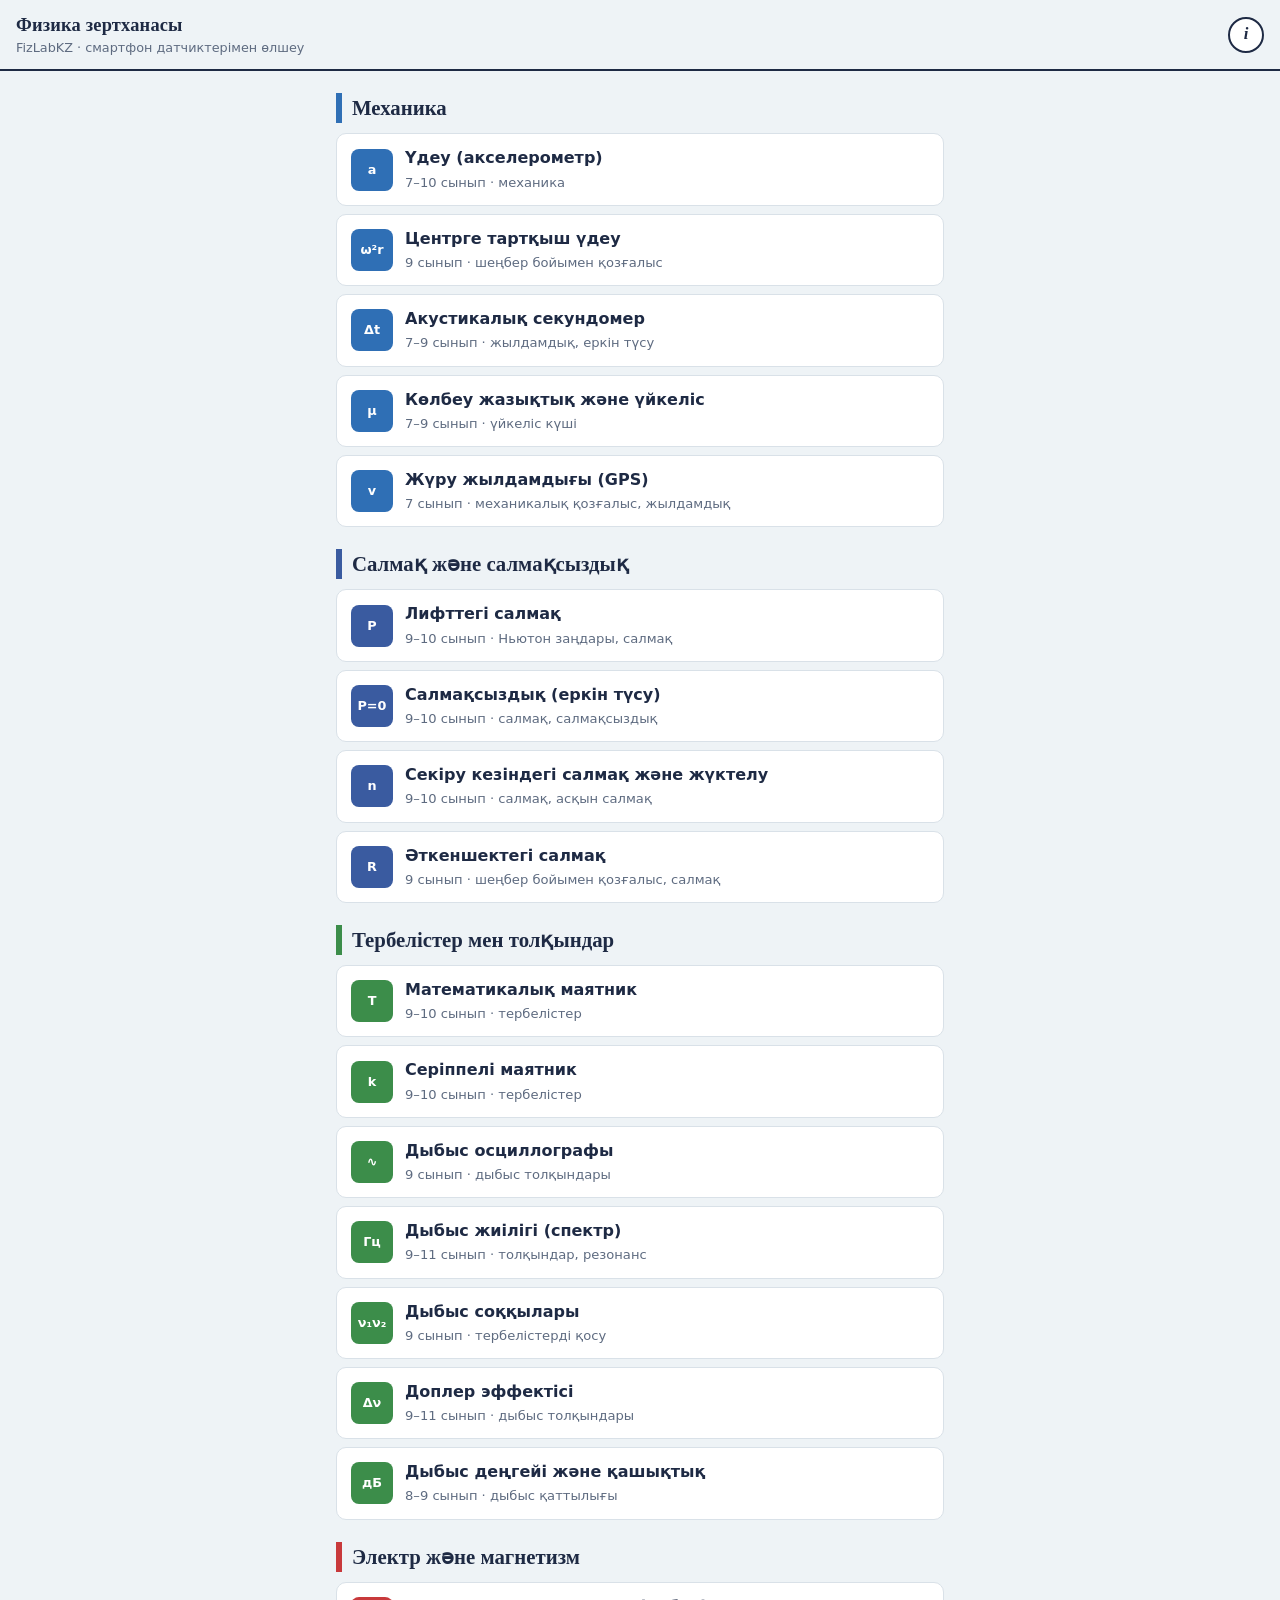
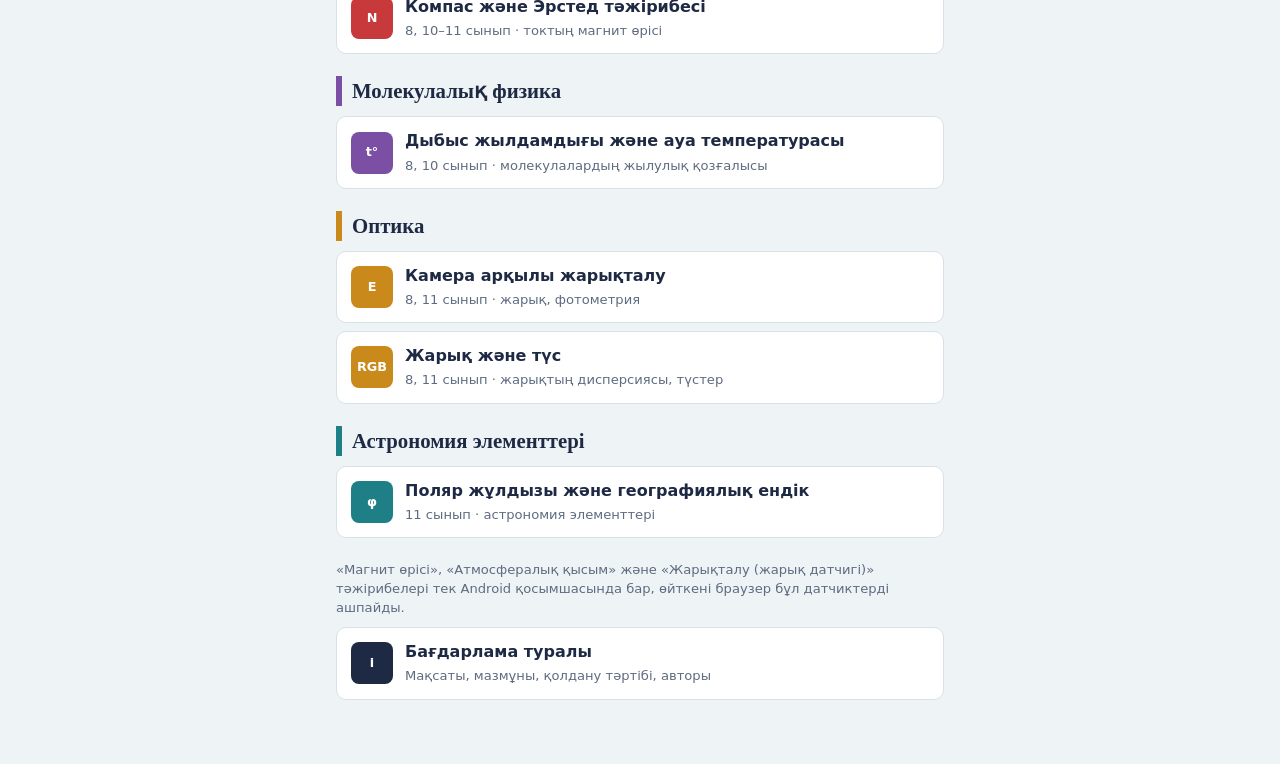
<file: index.html>
<!DOCTYPE html>
<html lang="kk">
<head>
<meta charset="utf-8">
<meta name="viewport" content="width=device-width, initial-scale=1, maximum-scale=1, user-scalable=no">
<meta name="color-scheme" content="light">
<title>FizLabKZ — физика зертханасы</title>
<meta name="theme-color" content="#EEF3F6">
<meta name="apple-mobile-web-app-capable" content="yes">
<meta name="mobile-web-app-capable" content="yes">
<meta name="apple-mobile-web-app-title" content="FizLabKZ">
<meta name="apple-mobile-web-app-status-bar-style" content="default">
<link rel="manifest" href="manifest.webmanifest">
<link rel="icon" href="icon-192.png">
<link rel="apple-touch-icon" href="apple-touch-icon.png">
<style>
:root{
  --paper:#EEF3F6; --sheet:#FFFFFF; --ink:#1E2A44; --muted:#5E6B80;
  --grid:#D3E2EC; --grid2:#AFC8D8; --line:#D9E1E8;
  --blue:#2F6FB5; --red:#C8393B; --green:#3C8D4A; --violet:#7B4FA3; --ochre:#C98A1B;
  --sec:var(--blue);
}
*{box-sizing:border-box;margin:0;padding:0;-webkit-tap-highlight-color:transparent}
html,body{background:var(--paper);color:var(--ink);font-family:system-ui,Roboto,"Segoe UI",sans-serif;font-size:16px;line-height:1.45}
body{padding-bottom:40px}
button,input{font:inherit;color:inherit}
header{position:sticky;top:0;z-index:5;background:var(--paper);border-bottom:2px solid var(--ink);padding:12px 16px;display:flex;align-items:center;gap:12px}
header h1{font-family:"Noto Serif",Georgia,serif;font-size:1.15rem;font-weight:700;letter-spacing:.01em}
header p{font-size:.8rem;color:var(--muted)}
#back{display:none;border:2px solid var(--ink);background:var(--sheet);width:40px;height:40px;border-radius:50%;font-size:1.2rem;line-height:1}
#info{border:2px solid var(--ink);background:var(--sheet);width:36px;height:36px;border-radius:50%;font-family:"Noto Serif",Georgia,serif;font-weight:700;font-style:italic;font-size:1.05rem;line-height:1;flex:0 0 36px}
.about h2{font-family:"Noto Serif",Georgia,serif;font-size:1.45rem;margin-bottom:4px}
.about .lead{font-size:.95rem;margin-bottom:12px}
.about ul{padding-left:20px}
.author{background:var(--sheet);border:1px solid var(--line);border-left:6px solid var(--blue);border-radius:10px;padding:12px 14px;margin:14px 0}
.author span{display:block;font-size:.8rem;color:var(--muted)}
.author b{font-size:1.1rem}
main{max-width:640px;margin:0 auto;padding:16px}

/* home */
.sec{margin:6px 0 22px}
.sec h2{font-family:"Noto Serif",Georgia,serif;font-size:1.3rem;border-left:6px solid var(--c);padding-left:10px;margin-bottom:10px}
.sec .note{font-size:.85rem;color:var(--muted);margin:-4px 0 10px 16px}
.item{display:flex;width:100%;text-align:left;align-items:center;gap:12px;background:var(--sheet);border:1px solid var(--line);border-radius:10px;padding:12px 14px;margin-bottom:8px}
.item .ic{flex:0 0 42px;height:42px;border-radius:8px;display:grid;place-items:center;font-weight:700;color:#fff;background:var(--c);font-size:.8rem;text-align:center;line-height:1.1}
.item b{display:block;font-size:1rem}
.item span{font-size:.82rem;color:var(--muted)}

/* experiment */
.exp h2{font-family:"Noto Serif",Georgia,serif;font-size:1.45rem;line-height:1.25;margin-bottom:4px}
.exp .meta{font-size:.85rem;color:var(--muted);margin-bottom:12px}
details{background:var(--sheet);border:1px solid var(--line);border-radius:10px;padding:10px 14px;margin-bottom:10px}
summary{font-weight:600;cursor:pointer}
details p,details li{font-size:.92rem;margin-top:6px}
details ol{padding-left:20px}
.formula{font-family:"Noto Serif",Georgia,serif;font-style:italic;background:var(--paper);border-radius:6px;padding:4px 8px;display:inline-block;margin-top:6px}
.ctrl{display:flex;gap:8px;margin:12px 0 8px;flex-wrap:wrap}
.btn{border:2px solid var(--ink);background:var(--sheet);border-radius:999px;padding:10px 18px;font-weight:600}
.btn.main{background:var(--sec);border-color:var(--sec);color:#fff;flex:1}
.btn.main.on{background:var(--ink);border-color:var(--ink)}
.btn:disabled{opacity:.4}
.status{font-size:.85rem;color:var(--muted);min-height:1.2em;margin-bottom:8px}
.status.err{color:var(--red);font-weight:600}
.ro-grid{display:grid;grid-template-columns:repeat(auto-fit,minmax(130px,1fr));gap:8px;margin-bottom:10px}
.ro{background:var(--sheet);border:1px solid var(--line);border-top:4px solid var(--sec);border-radius:8px;padding:8px 10px}
.ro-l{font-size:.78rem;color:var(--muted)}
.ro-v span{font-size:1.5rem;font-weight:700;font-variant-numeric:tabular-nums}
.ro-v small{font-size:.8rem;color:var(--muted);margin-left:4px}
.ro.big .ro-v span{font-size:2rem;color:var(--sec)}
canvas{display:block;width:100%;background:var(--sheet);border:1px solid var(--grid2);border-radius:8px;margin-bottom:6px}
.legend{display:flex;gap:12px;flex-wrap:wrap;font-size:.8rem;margin-bottom:12px}
.legend i{display:inline-block;width:14px;height:4px;border-radius:2px;margin-right:4px;vertical-align:middle}
.inp{display:flex;align-items:center;gap:8px;background:var(--sheet);border:1px solid var(--line);border-radius:8px;padding:8px 12px;margin-bottom:8px}
.inp span{flex:1;font-size:.9rem}
.inp input{width:96px;border:none;border-bottom:2px solid var(--sec);background:transparent;text-align:right;font-size:1.1rem;font-weight:600;padding:2px}
.inp em{font-style:normal;color:var(--muted);width:40px;font-size:.85rem}
.chk{display:flex;align-items:center;gap:10px;font-size:.9rem;margin-bottom:8px}
.chk input{width:20px;height:20px;accent-color:var(--sec)}
.level{height:10px;background:var(--paper);border-radius:5px;overflow:hidden;margin-bottom:10px;position:relative}
.level div{height:100%;width:0;background:var(--sec)}
.level s{position:absolute;top:-2px;bottom:-2px;width:2px;background:var(--red)}
.log{background:var(--sheet);border:1px solid var(--line);border-radius:8px;padding:8px 12px;font-size:.9rem;font-variant-numeric:tabular-nums}
.log div{padding:3px 0;border-bottom:1px dashed var(--line)}
.log div:last-child{border:none}
.hint{font-size:.82rem;color:var(--muted);margin:4px 0 10px}
.swatch{height:44px;border-radius:8px;border:1px solid var(--grid2);margin-bottom:10px}
.status.info{color:var(--green);font-weight:600}
.install{background:var(--sheet);border:2px dashed var(--blue);border-radius:10px;padding:10px 14px;font-size:.88rem;margin-bottom:16px}
.install b{display:block;margin-bottom:2px}
header{padding-top:max(12px,env(safe-area-inset-top))}
input[type=range]{width:100%;accent-color:var(--sec);margin-bottom:10px}
</style>
</head>
<body>
<header>
  <button id="back" aria-label="Артқа">‹</button>
  <div style="flex:1"><h1 id="htitle">Физика зертханасы</h1><p id="hsub">FizLabKZ · смартфон датчиктерімен өлшеу</p></div>
  <button id="info" aria-label="Бағдарлама туралы">i</button>
</header>
<main id="app"></main>

<script>
"use strict";
/* ---------- helpers ---------- */
const $app=document.getElementById('app');
function el(tag,cls,html){const e=document.createElement(tag);if(cls)e.className=cls;if(html!=null)e.innerHTML=html;return e;}
function fmt(v,d){return (v==null||!isFinite(v))?'—':v.toFixed(d);}
const DEG=Math.PI/180;

/* ---------- graph on millimetre paper ---------- */
class Graph{
  constructor(parent,series,opt){
    opt=opt||{};this.series=series;this.win=opt.win||10;this.unit=opt.unit||'';
    this.c=el('canvas');this.c.style.height=(opt.h||200)+'px';parent.appendChild(this.c);
    if(series.length>1||series[0].name){const lg=el('div','legend');series.forEach(s=>{lg.appendChild(el('span','',`<i style="background:${s.color}"></i>${s.name}`));});parent.appendChild(lg);}
    this.ctx=this.c.getContext('2d');this.clear();
  }
  size(){const r=this.c.getBoundingClientRect(),d=window.devicePixelRatio||1;
    if(this.c.width!==Math.round(r.width*d)){this.c.width=Math.round(r.width*d);this.c.height=Math.round(r.height*d);}
    this.ctx.setTransform(d,0,0,d,0,0);this.w=r.width;this.h=r.height;}
  clear(){this.t=[];this.d=this.series.map(()=>[]);this.dirty=true;}
  push(t,vals){this.t.push(t);vals.forEach((v,i)=>this.d[i].push(v));
    while(this.t.length&&this.t[0]<t-this.win){this.t.shift();this.d.forEach(a=>a.shift());}this.dirty=true;}
  paper(){const g=this.ctx,w=this.w,h=this.h;g.clearRect(0,0,w,h);
    for(let x=0;x<w;x+=8){g.strokeStyle=(x%40===0)?'#AFC8D8':'#E2ECF2';g.lineWidth=1;g.beginPath();g.moveTo(x+.5,0);g.lineTo(x+.5,h);g.stroke();}
    for(let y=0;y<h;y+=8){g.strokeStyle=(y%40===0)?'#AFC8D8':'#E2ECF2';g.beginPath();g.moveTo(0,y+.5);g.lineTo(w,y+.5);g.stroke();}}
  draw(){if(!this.dirty)return;this.dirty=false;this.size();this.paper();
    const g=this.ctx,w=this.w,h=this.h,n=this.t.length;if(n<2)return;
    let mn=Infinity,mx=-Infinity;this.d.forEach(a=>a.forEach(v=>{if(isFinite(v)){if(v<mn)mn=v;if(v>mx)mx=v;}}));
    if(!isFinite(mn))return;if(mx-mn<1e-6){mx+=.5;mn-=.5;}const pad=(mx-mn)*.1;mn-=pad;mx+=pad;
    const t0=this.t[n-1]-this.win,X=t=>(t-t0)/this.win*w,Y=v=>h-(v-mn)/(mx-mn)*h;
    if(mn<0&&mx>0){g.strokeStyle='#1E2A44';g.lineWidth=1;g.beginPath();g.moveTo(0,Y(0));g.lineTo(w,Y(0));g.stroke();}
    this.d.forEach((a,i)=>{g.strokeStyle=this.series[i].color;g.lineWidth=2;g.beginPath();
      for(let k=0;k<n;k++){const x=X(this.t[k]),y=Y(a[k]);k?g.lineTo(x,y):g.moveTo(x,y);}g.stroke();});
    g.fillStyle='#1E2A44';g.font='11px system-ui';g.fillText(mx.toFixed(2)+' '+this.unit,4,12);g.fillText(mn.toFixed(2),4,h-4);
    g.fillText(this.win+' с',w-28,h-4);}
}

/* scatter plot with fit through origin: y = k·x */
class Scatter{
  constructor(parent,opt){this.opt=opt;this.c=el('canvas');this.c.style.height=(opt.h||220)+'px';parent.appendChild(this.c);this.ctx=this.c.getContext('2d');this.pts=[];this.dirty=true;}
  add(x,y){this.pts.push([x,y]);this.dirty=true;}
  clear(){this.pts=[];this.dirty=true;}
  get k(){let sxy=0,sxx=0;this.pts.forEach(([x,y])=>{sxy+=x*y;sxx+=x*x;});return sxx>0?sxy/sxx:null;}
  draw(){if(!this.dirty)return;this.dirty=false;Graph.prototype.size.call(this);Graph.prototype.paper.call(this);
    const g=this.ctx,w=this.w,h=this.h,m=28;g.fillStyle='#1E2A44';g.font='11px system-ui';
    g.fillText(this.opt.ylab,4,12);g.fillText(this.opt.xlab,w-g.measureText(this.opt.xlab).width-4,h-4);
    g.strokeStyle='#1E2A44';g.lineWidth=1.5;g.beginPath();g.moveTo(m,4);g.lineTo(m,h-m);g.lineTo(w-4,h-m);g.stroke();
    if(!this.pts.length)return;let mx=0,my=0;this.pts.forEach(([x,y])=>{mx=Math.max(mx,x);my=Math.max(my,y);});mx*=1.1;my*=1.1;
    const X=x=>m+x/mx*(w-m-8),Y=y=>h-m-y/my*(h-m-8);const k=this.k;
    if(k!=null){g.strokeStyle=this.opt.color;g.setLineDash([6,4]);g.beginPath();g.moveTo(X(0),Y(0));g.lineTo(X(mx),Y(k*mx));g.stroke();g.setLineDash([]);}
    g.fillStyle=this.opt.color;this.pts.forEach(([x,y])=>{g.beginPath();g.arc(X(x),Y(y),3.5,0,7);g.fill();});
    g.fillStyle='#1E2A44';g.fillText(mx.toPrecision(3),w-40,h-m+14);g.fillText(my.toPrecision(3),m+4,14);}
}

/* ---------- UI builders ---------- */
function readouts(parent,defs){const g=el('div','ro-grid'),map={};
  defs.forEach(d=>{const b=el('div','ro'+(d.big?' big':''),`<div class="ro-l">${d.label}</div><div class="ro-v"><span>—</span><small>${d.unit||''}</small></div>`);g.appendChild(b);map[d.id]=[b.querySelector('span'),d.dig==null?2:d.dig];});
  parent.appendChild(g);return (id,v)=>{const [s,dg]=map[id];s.textContent=fmt(v,dg);};}
function numInput(parent,label,val,unit){const w=el('label','inp',`<span>${label}</span><input type="number" step="any" inputmode="decimal" value="${val}"><em>${unit}</em>`);parent.appendChild(w);const i=w.querySelector('input');return ()=>parseFloat(String(i.value).replace(',','.'));}
function checkbox(parent,label){const w=el('label','chk',`<input type="checkbox"> ${label}`);parent.appendChild(w);return w.querySelector('input');}
function button(parent,text,cls){const b=el('button','btn'+(cls?' '+cls:''),text);parent.appendChild(b);return b;}

/* ---------- sensors ---------- */
const Motion={subs:new Set(),last:0,on:false,
  handler(e){Motion.last=performance.now();Motion.subs.forEach(f=>f(e));},
  async sub(f){if(window.DeviceMotionEvent&&typeof DeviceMotionEvent.requestPermission==='function'){let r='granted';try{r=await DeviceMotionEvent.requestPermission();}catch(e){}
      if(r!=='granted')throw uerr('Қозғалыс датчигіне рұқсат берілмеді. Safari-ді толық жауып, бетті қайта ашып, «Рұқсат ету» басыңыз.');}
    this.subs.add(f);if(!this.on){window.addEventListener('devicemotion',this.handler);this.on=true;}},
  unsub(f){this.subs.delete(f);}};

const Mic={ctx:null,stream:null,src:null,
  async open(){if(this.ctx){await this.ctx.resume();return;}
    if(!navigator.mediaDevices||!navigator.mediaDevices.getUserMedia)throw uerr('Бұл браузерде микрофон қолжетімсіз. Бетті https:// арқылы ашыңыз.');
    const ctx=new (window.AudioContext||window.webkitAudioContext)();ctx.resume();
    try{this.stream=await navigator.mediaDevices.getUserMedia({audio:{echoCancellation:false,noiseSuppression:false,autoGainControl:false}});}
    catch(e){ctx.close();throw uerr('Микрофонға рұқсат берілмеді. Телефон баптауларынан осы бет үшін микрофон рұқсатын қосыңыз.');}
    this.ctx=ctx;await ctx.resume();this.src=this.ctx.createMediaStreamSource(this.stream);},
  close(){if(this.stream)this.stream.getTracks().forEach(t=>t.stop());if(this.ctx)this.ctx.close();this.ctx=this.stream=this.src=null;}};

/* App Inventor bridge: WebViewString = "Bx,By,Bz;lux;hPa" */
const Bridge={
  ok(){return !!(window.AppInventor&&window.AppInventor.getWebViewString);},
  raw(){if(!this.ok())return null;try{return String(window.AppInventor.getWebViewString()||'');}catch(e){return null;}},
  read(){const s=this.raw();if(s==null)return null;
    const p=s.split(/[;,]/).map(x=>parseFloat(String(x).trim().replace(/\s/g,''))),m=p.slice(0,3);
    return {mag:(m.length===3&&m.every(isFinite))?m:null,lux:p[3],hpa:p[4]};},
  diag(){const s=this.raw();if(s==null)return ' (Қосымша App Inventor-ден тыс ашылған.)';return s?' Келген дерек: «'+s.slice(0,80)+'»':' Блоктардан ешқандай дерек келмей тұр (Clock1.Timer жұмыс істемейді).';}};

/* period from zero crossings with hysteresis */
class Period{
  constructor(minAmp){this.minAmp=minAmp;this.reset();}
  reset(){this.buf=[];this.lastUp=null;this.ps=[];this.st=0;this.amp=0;}
  push(t,v){this.buf.push([t,v]);while(this.buf[0][0]<t-4)this.buf.shift();
    let s=0,mx=-Infinity,mn=Infinity;for(const b of this.buf){s+=b[1];if(b[1]>mx)mx=b[1];if(b[1]<mn)mn=b[1];}
    const mean=s/this.buf.length;this.amp=(mx-mn)/2;if(this.amp<this.minAmp)return;
    const d=v-mean,hy=this.amp*.25;
    if(this.st<=0&&d>hy){if(this.st===-1){if(this.lastUp!=null){const p=t-this.lastUp;if(p>.12&&p<20){this.ps.push(p);if(this.ps.length>12)this.ps.shift();}}this.lastUp=t;}this.st=1;}
    else if(this.st>=0&&d<-hy)this.st=-1;}
  get T(){if(this.ps.length<2)return null;const s=[...this.ps].sort((a,b)=>a-b);return s[Math.floor(s.length/2)];}}

/* ---------- experiments ---------- */
const C={x:'#C8393B',y:'#3C8D4A',z:'#2F6FB5',n:'#1E2A44'};
const EXP={};

EXP.acc={title:'Үдеу (акселерометр)',grade:'7–10 сынып · механика',icon:'a',
  theory:'<p>Акселерометр телефонның үш осі бойынша үдеуін өлшейді. Телефон тыныш жатқанда да ол шамамен 9,8 м/с² көрсетеді, себебі датчик ауырлық күшінің әсерін сезеді.</p><p class="formula">|a| = √(aₓ² + a_y² + a_z²)</p>',
  steps:['Телефонды үстелге жатқызып, «Бастау» басыңыз: z осі бойынша ≈ 9,8 м/с² шығады.','«g-сыз» белгісін қойып, телефонды қолмен алға-артқа жылжытыңыз.','Лифтпен көтерілгенде немесе тоқтағанда үдеудің өзгерісін бақылаңыз.'],
  build(root,ui){const nog=checkbox(root,'g-сыз (тек қозғалыс үдеуі)');const set=readouts(root,[{id:'x',label:'aₓ',unit:'м/с²'},{id:'y',label:'a_y',unit:'м/с²'},{id:'z',label:'a_z',unit:'м/с²'},{id:'n',label:'|a|',unit:'м/с²',big:1},{id:'m',label:'|a| максимум',unit:'м/с²'}]);
    const gr=new Graph(root,[{name:'x',color:C.x},{name:'y',color:C.y},{name:'z',color:C.z},{name:'|a|',color:C.n}],{unit:'м/с²'});let max=0;
    const f=e=>{const a=(nog.checked&&e.acceleration&&e.acceleration.x!=null)?e.acceleration:e.accelerationIncludingGravity;if(!a||a.x==null)return;
      const n=Math.hypot(a.x,a.y,a.z);max=Math.max(max,n);gr.push(performance.now()/1000,[a.x,a.y,a.z,n]);set('x',a.x);set('y',a.y);set('z',a.z);set('n',n);set('m',max);};
    return {motion:1,start(){max=0;gr.clear();return Motion.sub(f);},stop(){Motion.unsub(f);},frame(){gr.draw();}};}};

EXP.centr={title:'Центрге тартқыш үдеу',grade:'9 сынып · шеңбер бойымен қозғалыс',icon:'ω²r',
  theory:'<p>Шеңбер бойымен айналған денеде центрге бағытталған үдеу пайда болады. Гироскоп бұрыштық жылдамдықты, акселерометр үдеуді өлшейді, ал олардың қатынасынан айналу радиусы табылады.</p><p class="formula">a = ω²·r</p>',
  steps:['Телефонды айналмалы орындыққа немесе табаққа центрден алысырақ жатқызыңыз.','«Бастау» басып, жылдамдықты біртіндеп өзгерте отырып айналдырыңыз.','Нүктелер түзу сызыққа жатады: оның еңісі — радиус r. Сызғышпен өлшенген мәнмен салыстырыңыз.'],
  build(root){const set=readouts(root,[{id:'w',label:'ω',unit:'рад/с'},{id:'a',label:'a',unit:'м/с²'},{id:'r',label:'r = a/ω² (нүктелер бойынша)',unit:'см',big:1},{id:'n',label:'нүкте саны',unit:'',dig:0}]);
    const sc=new Scatter(root,{xlab:'ω², рад²/с²',ylab:'a, м/с²',color:'#2F6FB5'});let w=0,a=0,lastT=0;
    const f=e=>{const r=e.rotationRate;if(!r||r.alpha==null)return;const wn=Math.hypot(r.alpha,r.beta,r.gamma)*DEG;
      let an;if(e.acceleration&&e.acceleration.x!=null)an=Math.hypot(e.acceleration.x,e.acceleration.y,e.acceleration.z);else{const g=e.accelerationIncludingGravity;an=Math.hypot(g.x,g.y);}
      w+=(wn-w)*.2;a+=(an-a)*.2;set('w',w);set('a',a);const t=performance.now();
      if(w>1.5&&t-lastT>150){lastT=t;sc.add(w*w,a);const k=sc.k;set('r',k==null?null:k*100);set('n',sc.pts.length);}};
    const ctrl=el('div','ctrl');const clr=button(ctrl,'Нүктелерді өшіру');root.appendChild(ctrl);clr.onclick=()=>{sc.clear();set('r',null);set('n',0);};
    return {motion:1,start(){return Motion.sub(f);},stop(){Motion.unsub(f);},frame(){sc.draw();}};}};

EXP.watch={title:'Акустикалық секундомер',grade:'7–9 сынып · жылдамдық, еркін түсу',icon:'Δt',
  theory:'<p>Телефон екі қатты дыбыстың (шапалақ, соққы) арасындағы уақытты мыңнан бір секунд дәлдікпен өлшейді. Уақыт пен қашықтықтан жылдамдықты, ал құлау биіктігінен еркін түсу үдеуін есептейміз.</p><p class="formula">v = s / Δt,&nbsp;&nbsp; g = 2h / Δt²</p>',
  steps:['Қашықтықты (немесе құлау биіктігін) метрмен енгізіңіз.','«Бастау» басып, дыбыс деңгейі шегін (қызыл сызық) бөлмедегі шудан жоғары қойыңыз.','Жылдамдық: дене бастапқы нүктеден шыққанда бір соққы, соңғы нүктеге жеткенде екінші соққы.','Еркін түсу: денені ұстап тұрған қолды қатты шапалақтап босатыңыз, дене еденге түскен дыбыс екінші белгі болады.'],
  build(root){const S=numInput(root,'Қашықтық / биіктік s','1.00','м');
    root.appendChild(el('div','ro-l','Сезгіштік шегі'));const th=el('input');th.type='range';th.min=.03;th.max=.9;th.step=.01;th.value=.3;root.appendChild(th);
    const lv=el('div','level','<div></div><s></s>');root.appendChild(lv);const bar=lv.firstChild,mark=lv.lastChild;
    const st=el('div','status');root.appendChild(st);
    const set=readouts(root,[{id:'dt',label:'Δt',unit:'с',big:1,dig:3},{id:'v',label:'v = s/Δt',unit:'м/с'},{id:'g',label:'g = 2s/Δt²',unit:'м/с²'}]);
    const log=el('div','log','<div>Өлшеулер осында жазылады</div>');root.appendChild(log);let rows=[];
    let proc,sink,n0=0,t1=null,dead=0,peak=0;
    const upd=()=>{mark.style.left=(th.value/1*100)+'%';};th.oninput=upd;upd();
    return {async start(ui){await Mic.open();const ctx=Mic.ctx,sr=ctx.sampleRate;proc=ctx.createScriptProcessor(1024,1,1);sink=ctx.createGain();sink.gain.value=0;
        Mic.src.connect(proc);proc.connect(sink);sink.connect(ctx.destination);n0=0;t1=null;dead=0;st.textContent='Бірінші дыбысты күтудемін…';
        proc.onaudioprocess=ev=>{const x=ev.inputBuffer.getChannelData(0),thr=+th.value;
          for(let i=0;i<x.length;i++){const v=Math.abs(x[i]);if(v>peak)peak=v;const n=n0+i;if(n<dead)continue;
            if(v>thr){const t=n/sr;dead=n+Math.round(.1*sr);
              if(t1==null){t1=t;st.textContent='Екінші дыбысты күтудемін…';}
              else{const dt=t-t1,s=S();t1=null;dead=n+Math.round(.6*sr);st.textContent='Дайын. Келесі өлшеу үшін қайтадан бірінші дыбыс.';
                set('dt',dt);set('v',s/dt);set('g',2*s/(dt*dt));rows.unshift(`Δt = ${dt.toFixed(3)} с · v = ${(s/dt).toFixed(2)} м/с · g = ${(2*s/dt/dt).toFixed(2)} м/с²`);rows=rows.slice(0,8);log.innerHTML=rows.map(r=>`<div>${r}</div>`).join('');}}}
          n0+=x.length;};},
      stop(){if(proc){proc.onaudioprocess=null;proc.disconnect();sink.disconnect();}Mic.close();st.textContent='';},
      frame(){bar.style.width=Math.min(100,peak*100)+'%';peak*=.85;}};}};

EXP.pend={title:'Математикалық маятник',grade:'9–10 сынып · тербелістер',icon:'T',
  theory:'<p>Жіпке ілінген телефон тербелгенде гироскоп бұрыштық жылдамдықтың периодты өзгерісін көрсетеді. Периодты өлшеп, жіптің ұзындығын біле отырып, еркін түсу үдеуін есептейміз.</p><p class="formula">T = 2π√(L/g) &nbsp;⇒&nbsp; g = 4π²L / T²</p>',
  steps:['Телефонды мықты жіпке (немесе қапшыққа салып) іліңіз. L — ілу нүктесінен телефонның ортасына дейінгі қашықтық.','L мәнін енгізіп, «Бастау» басыңыз.','Маятникті шағын бұрышқа (15°-тан аз) ауытқытып, босатыңыз. 5–6 тербелістен кейін нәтиже тұрақталады.','L-ді өзгертіп, T² пен L арасындағы тәуелділікті зерттеңіз.'],
  build(root){const L=numInput(root,'Жіп ұзындығы L','0.50','м');
    const set=readouts(root,[{id:'T',label:'Период T',unit:'с',big:1,dig:3},{id:'g',label:'g',unit:'м/с²',big:1},{id:'e',label:'9,81-ден айырмашылық',unit:'%',dig:1},{id:'n',label:'өлшенген период',unit:'',dig:0}]);
    const gr=new Graph(root,[{name:'ω (гироскоп)',color:'#3C8D4A'}],{unit:'°/с'});const P=[new Period(8),new Period(8),new Period(8)];
    const f=e=>{const r=e.rotationRate;if(!r||r.alpha==null)return;const t=performance.now()/1000,v=[r.alpha,r.beta,r.gamma];P.forEach((p,i)=>p.push(t,v[i]));
      let b=0;for(let i=1;i<3;i++)if(P[i].amp>P[b].amp)b=i;gr.push(t,[v[b]]);const T=P[b].T;set('T',T);set('n',P[b].ps.length);
      if(T){const g=4*Math.PI*Math.PI*L()/(T*T);set('g',g);set('e',(g-9.81)/9.81*100);}};
    return {motion:1,start(){P.forEach(p=>p.reset());gr.clear();return Motion.sub(f);},stop(){Motion.unsub(f);},frame(){gr.draw();}};}};

EXP.spring={title:'Серіппелі маятник',grade:'9–10 сынып · тербелістер',icon:'k',
  theory:'<p>Серіппеге ілінген жүк тербелгенде акселерометр үдеудің периодты өзгерісін тіркейді. Период пен массадан серіппенің қатаңдығы табылады.</p><p class="formula">T = 2π√(m/k) &nbsp;⇒&nbsp; k = 4π²m / T²</p>',
  steps:['Телефонды жүкпен бірге серіппеге (резеңке жгутқа) мықтап бекітіңіз. m — телефон мен жүктің жалпы массасы.','Массаны енгізіп, «Бастау» басыңыз.','Жүкті тік бағытта 2–3 см тартып, босатыңыз.','Массаны өзгертіп, T² ∝ m тәуелділігін тексеріңіз.'],
  build(root){const M=numInput(root,'Масса m','0.25','кг');
    const set=readouts(root,[{id:'T',label:'Период T',unit:'с',big:1,dig:3},{id:'k',label:'Қатаңдық k',unit:'Н/м',big:1},{id:'f',label:'Жиілік ν = 1/T',unit:'Гц'}]);
    const gr=new Graph(root,[{name:'|a|',color:C.n}],{unit:'м/с²'});const P=new Period(.15);
    const f=e=>{const a=e.accelerationIncludingGravity;if(!a||a.x==null)return;const t=performance.now()/1000,n=Math.hypot(a.x,a.y,a.z);P.push(t,n);gr.push(t,[n]);
      const T=P.T;set('T',T);if(T){set('k',4*Math.PI*Math.PI*M()/(T*T));set('f',1/T);}};
    return {motion:1,start(){P.reset();gr.clear();return Motion.sub(f);},stop(){Motion.unsub(f);},frame(){gr.draw();}};}};

EXP.scope={title:'Дыбыс осциллографы',grade:'9 сынып · дыбыс толқындары',icon:'∿',
  theory:'<p>Микрофон ауа қысымының тербелісін электр сигналына айналдырады. Экранда дыбыс толқынының пішіні көрінеді: амплитудасы — қаттылығы, периоды — биіктігі (тоны).</p><p class="formula">ν = 1 / T</p>',
  steps:['«Бастау» басып, микрофонға рұқсат беріңіз.','Камертонды соғыңыз, ысқырыңыз немесе «ууу» деп созыңыз. Таза тон синусоида береді.','«Қатыру» арқылы суретті тоқтатып, периодты торкөз арқылы бағалаңыз.'],
  build(root){const set=readouts(root,[{id:'f',label:'Жиілік (шамамен)',unit:'Гц',big:1,dig:0},{id:'A',label:'Амплитуда',unit:'',dig:3}]);
    const cv=el('canvas');cv.style.height='220px';root.appendChild(cv);const g=cv.getContext('2d');const ctrl=el('div','ctrl');const fr=button(ctrl,'Қатыру');root.appendChild(ctrl);
    let an,buf,frozen=false;fr.onclick=()=>{frozen=!frozen;fr.textContent=frozen?'Жалғастыру':'Қатыру';};const obj={size:Graph.prototype.size,paper:Graph.prototype.paper,c:cv,ctx:g};
    return {async start(){await Mic.open();an=Mic.ctx.createAnalyser();an.fftSize=4096;Mic.src.connect(an);buf=new Float32Array(an.fftSize);},
      stop(){Mic.close();an=null;},
      frame(){if(!an||frozen)return;an.getFloatTimeDomainData(buf);obj.size();obj.paper();const w=obj.w,h=obj.h,sr=Mic.ctx.sampleRate;
        let A=0;for(const v of buf)A=Math.max(A,Math.abs(v));set('A',A);
        let s=0;for(let i=1;i<buf.length/2;i++)if(buf[i-1]<0&&buf[i]>=0){s=i;break;}
        const N=Math.round(sr*.01);const sc=Math.max(A,.02);g.strokeStyle='#C8393B';g.lineWidth=2;g.beginPath();
        for(let i=0;i<N&&s+i<buf.length;i++){const x=i/N*w,y=h/2-buf[s+i]/sc*h*.45;i?g.lineTo(x,y):g.moveTo(x,y);}g.stroke();
        g.fillStyle='#1E2A44';g.font='11px system-ui';g.fillText('10 мс',w-40,h-4);
        let c=0,st=0,first=-1,last=-1;const hy=A*.2;for(let i=0;i<buf.length;i++){if(st<=0&&buf[i]>hy){if(st===-1){if(first<0)first=i;else{last=i;c++;}}st=1;}else if(st>=0&&buf[i]<-hy)st=-1;}
        set('f',(A>.01&&c>0)?c*sr/(last-first):null);}};}};

EXP.spec={title:'Дыбыс жиілігі (спектр)',grade:'9–11 сынып · толқындар, резонанс',icon:'Гц',
  theory:'<p>Кез келген дыбыс әртүрлі жиіліктегі тербелістердің қосындысы. Фурье талдауы оларды бөліп көрсетеді: ең биік шың — негізгі тон. Дыбыс жылдамдығын біле отырып, толқын ұзындығын табамыз.</p><p class="formula">λ = v / ν,&nbsp;&nbsp; v ≈ 343 м/с (20 °C)</p>',
  steps:['«Бастау» басып, дыбыс көзін (камертон, бөтелкеге үрлеу, музыкалық аспап) микрофонға жақындатыңыз.','Негізгі жиілік пен толқын ұзындығын жазып алыңыз.','Бөтелкедегі су деңгейін өзгертіп, резонанс жиілігінің қалай өзгеретінін зерттеңіз.'],
  build(root){const set=readouts(root,[{id:'f',label:'Негізгі жиілік ν',unit:'Гц',big:1,dig:1},{id:'l',label:'Толқын ұзындығы λ',unit:'см',dig:1}]);
    const cv=el('canvas');cv.style.height='220px';root.appendChild(cv);const g=cv.getContext('2d');const obj={size:Graph.prototype.size,paper:Graph.prototype.paper,c:cv,ctx:g};
    let fmax=4000;const ctrl=el('div','ctrl');[1000,4000,10000].forEach(v=>{const b=button(ctrl,'0–'+(v/1000)+' кГц');b.onclick=()=>fmax=v;});root.appendChild(ctrl);
    let an,db;return {async start(){await Mic.open();an=Mic.ctx.createAnalyser();an.fftSize=8192;an.smoothingTimeConstant=.5;Mic.src.connect(an);db=new Float32Array(an.frequencyBinCount);},
      stop(){Mic.close();an=null;},
      frame(){if(!an)return;an.getFloatFrequencyData(db);obj.size();obj.paper();const w=obj.w,h=obj.h,bw=Mic.ctx.sampleRate/an.fftSize,K=Math.min(db.length-1,Math.floor(fmax/bw));
        let pk=2;for(let i=3;i<K;i++)if(db[i]>db[pk])pk=i;g.fillStyle='#7B4FA3';g.beginPath();g.moveTo(0,h);
        for(let i=0;i<=K;i++){const v=Math.max(0,(db[i]+110)/90);g.lineTo(i/K*w,h-Math.min(1,v)*h);}g.lineTo(w,h);g.fill();
        g.fillStyle='#1E2A44';g.font='11px system-ui';g.fillText('0',2,h-4);g.fillText(fmax+' Гц',w-54,h-4);
        if(db[pk]>-75){const a=db[pk-1],b=db[pk],c=db[pk+1],d=.5*(a-c)/(a-2*b+c||1);const f=(pk+d)*bw;set('f',f);set('l',34300/f);
          g.strokeStyle='#C8393B';g.beginPath();g.moveTo(pk/K*w,0);g.lineTo(pk/K*w,h);g.stroke();}else{set('f',null);set('l',null);}}};}};

EXP.mag={title:'Магнит өрісі (магнитометр)',grade:'8, 10–11 сынып · магнит өрісі, ток',icon:'B',
  theory:'<p>Магнитометр магнит индукциясын микротесламен өлшейді. Жердің магнит өрісі шамамен 25–65 мкТл. «Нөлге келтіру» Жер өрісін алып тастап, тек магниттің немесе токтың өрісін көрсетеді.</p><p class="formula">Түзу ток өрісі: B = μ₀I / (2πr)</p>',
  steps:['Магниттерден алыс жерде «Бастау», кейін «Нөлге келтіру» басыңыз.','Тұрақты магнитті телефонға әртүрлі қашықтықтан жақындатып, B(r) тәуелділігін жазыңыз.','Ток өткізетін сымды телефонның астымен өткізіп, токты қосып-ажыратыңыз.','Компас: телефонды айналдырып, B компоненттерінің өзгерісін бақылаңыз.'],
  build(root){const set=readouts(root,[{id:'x',label:'Bₓ',unit:'мкТл',dig:1},{id:'y',label:'B_y',unit:'мкТл',dig:1},{id:'z',label:'B_z',unit:'мкТл',dig:1},{id:'n',label:'|B|',unit:'мкТл',big:1,dig:1}]);
    const gr=new Graph(root,[{name:'Bₓ',color:C.x},{name:'B_y',color:C.y},{name:'B_z',color:C.z},{name:'|B|',color:C.n}],{unit:'мкТл'});
    const ctrl=el('div','ctrl');const z=button(ctrl,'Нөлге келтіру');root.appendChild(ctrl);let base=[0,0,0],cur=null,tm;z.onclick=()=>{if(cur)base=cur.slice();};
    return {bridge:1,start(ui){gr.clear();tm=setInterval(()=>{const r=Bridge.read();if(!r||!r.mag){ui.err('Магнитометр деректері келмей тұр.'+Bridge.diag());return;}ui.ok();
        cur=r.mag;const b=cur.map((v,i)=>v-base[i]),n=Math.hypot(...b);set('x',b[0]);set('y',b[1]);set('z',b[2]);set('n',n);gr.push(performance.now()/1000,[...b,n]);},60);},
      stop(){clearInterval(tm);},frame(){gr.draw();}};}};

EXP.baro={title:'Атмосфералық қысым және биіктік',grade:'7, 10 сынып · қысым, газ заңдары',icon:'p',
  theory:'<p>Кейбір смартфондарда барометр бар. Биіктікке көтерілген сайын ауа қысымы азаяды: жер бетіне жақын жерде әр 1 гПа шамамен 8,5 м биіктікке сәйкес келеді.</p><p class="formula">Δp = −ρ·g·Δh &nbsp;⇒&nbsp; Δh = −Δp / (ρg),&nbsp; ρ ≈ 1,2 кг/м³</p>',
  steps:['Бірінші қабатта «Бастау», содан кейін «Бастапқы деңгей» басыңыз.','Баспалдақпен жоғары көтеріліп, әр қабатта Δh мәнін жазыңыз.','Нәтижені қабат биіктігімен салыстырыңыз.'],
  build(root){const set=readouts(root,[{id:'p',label:'Қысым p',unit:'гПа',big:1,dig:2},{id:'h',label:'Биіктік өзгерісі Δh',unit:'м',big:1,dig:1}]);
    const gr=new Graph(root,[{name:'p',color:'#7B4FA3'}],{unit:'гПа',win:60});const ctrl=el('div','ctrl');const z=button(ctrl,'Бастапқы деңгей');root.appendChild(ctrl);
    let p0=null,p=null,tm;z.onclick=()=>{p0=p;};
    return {bridge:1,start(ui){gr.clear();tm=setInterval(()=>{const r=Bridge.read();if(!r||!(r.hpa>300)){ui.err('Барометр деректері жоқ. Телефонда барометр болмауы мүмкін.'+Bridge.diag());return;}ui.ok();
        p=p==null?r.hpa:p+(r.hpa-p)*.1;set('p',p);if(p0!=null)set('h',-(p-p0)*100/(1.2*9.81));gr.push(performance.now()/1000,[p]);},100);},
      stop(){clearInterval(tm);},frame(){gr.draw();}};}};

EXP.light={title:'Жарықталу және қашықтық',grade:'8, 11 сынып · жарық, фотометрия',icon:'E',
  theory:'<p>Жарық датчигі жарықталуды люкспен өлшейді. Нүктелік жарық көзінен қашықтаған сайын жарықталу қашықтықтың квадратына кері пропорционал кемиді.</p><p class="formula">E = I / r²</p>',
  steps:['Бөлмені қараңғылап, телефонның экранын (жарық датчигі жоғарғы жақта) шамға қаратыңыз.','Қашықтықты енгізіп, «Нүктені жазу» басыңыз. 5–6 түрлі қашықтықта қайталаңыз.','E мен 1/r² графигі түзу болса, заң орындалады; еңісі — жарық күші I.'],
  build(root){const set=readouts(root,[{id:'E',label:'Жарықталу E',unit:'лк',big:1,dig:0},{id:'I',label:'Жарық күші I (график бойынша)',unit:'кд',dig:2}]);
    const R=numInput(root,'Қашықтық r','0.30','м');const ctrl=el('div','ctrl');const add=button(ctrl,'Нүктені жазу'),clr=button(ctrl,'Өшіру');root.appendChild(ctrl);
    const sc=new Scatter(root,{xlab:'1/r², 1/м²',ylab:'E, лк',color:'#C98A1B'});let E=null,tm;
    add.onclick=()=>{const r=R();if(E!=null&&r>0){sc.add(1/(r*r),E);set('I',sc.k);}};clr.onclick=()=>{sc.clear();set('I',null);};
    return {bridge:1,start(ui){tm=setInterval(()=>{const r=Bridge.read();if(!r||!isFinite(r.lux)){ui.err('Жарық датчигінің деректері келмей тұр.'+Bridge.diag());return;}ui.ok();E=r.lux;set('E',E);},100);},
      stop(){clearInterval(tm);},frame(){sc.draw();}};}};

/* ===================================================================
   v2: айфонда да істейтін жаңа тәжірибелер (браузер датчиктері)
   =================================================================== */
function uerr(m){const e=new Error(m);e.user=1;return e;}
const IS_IOS=/iP(hone|ad|od)/.test(navigator.userAgent)||(navigator.platform==='MacIntel'&&navigator.maxTouchPoints>1);

/* компас (бағыт), iOS: webkitCompassHeading, Android: deviceorientationabsolute */
const Orient={subs:new Set(),on:false,last:0,ev:null,
  handler(e){let h=null;if(e.webkitCompassHeading!=null&&isFinite(e.webkitCompassHeading))h=e.webkitCompassHeading;
    else if(e.absolute&&e.alpha!=null)h=(360-e.alpha)%360;if(h==null)return;Orient.last=performance.now();Orient.subs.forEach(f=>f(h,e));},
  async sub(f){if(window.DeviceOrientationEvent&&typeof DeviceOrientationEvent.requestPermission==='function'){let r='granted';try{r=await DeviceOrientationEvent.requestPermission();}catch(e){}
      if(r!=='granted')throw uerr('Компасқа (бағдар датчигіне) рұқсат берілмеді. Safari-ді толық жауып, бетті қайта ашып, «Рұқсат ету» басыңыз.');}
    this.subs.add(f);if(!this.on){this.ev=('ondeviceorientationabsolute' in window)?'deviceorientationabsolute':'deviceorientation';window.addEventListener(this.ev,this.handler);this.on=true;}},
  unsub(f){this.subs.delete(f);}};

/* дыбыс генераторы */
const Tone={ctx:null,osc:[],
  play(freqs,vol){this.stop();try{if(navigator.audioSession)navigator.audioSession.type='playback';}catch(e){}
    const AC=window.AudioContext||window.webkitAudioContext;this.ctx=new AC();this.ctx.resume();const g=this.ctx.createGain();g.gain.value=(vol||.8)/freqs.length;g.connect(this.ctx.destination);
    this.osc=freqs.map(f=>{const o=this.ctx.createOscillator();o.type='sine';o.frequency.value=f;o.connect(g);o.start();return o;});},
  stop(){this.osc.forEach(o=>{try{o.stop();}catch(e){}});this.osc=[];if(this.ctx){try{this.ctx.close();}catch(e){}}this.ctx=null;
    try{if(navigator.audioSession)navigator.audioSession.type='auto';}catch(e){}}};

/* камера */
const Cam={stream:null,video:null,locked:false,cv:null,cx:null,
  async open(facing){if(!navigator.mediaDevices||!navigator.mediaDevices.getUserMedia)throw uerr('Бұл браузерде камера қолжетімсіз.');
    try{this.stream=await navigator.mediaDevices.getUserMedia({audio:false,video:{facingMode:facing||'environment',width:{ideal:640},height:{ideal:480}}});}
    catch(e){throw uerr('Камераға рұқсат берілмеді. Телефон баптауларынан осы бет үшін камера рұқсатын қосыңыз.');}
    const v=document.createElement('video');v.setAttribute('playsinline','');v.setAttribute('muted','');v.muted=true;v.autoplay=true;v.srcObject=this.stream;this.video=v;
    try{await v.play();}catch(e){}
    this.cv=document.createElement('canvas');this.cv.width=64;this.cv.height=48;this.cx=this.cv.getContext('2d',{willReadFrequently:true});return v;},
  async lock(){this.locked=false;try{const tr=this.stream.getVideoTracks()[0],cap=tr.getCapabilities?tr.getCapabilities():{},adv={};
      if(cap.exposureMode&&cap.exposureMode.indexOf('manual')>=0)adv.exposureMode='manual';
      if(cap.whiteBalanceMode&&cap.whiteBalanceMode.indexOf('manual')>=0)adv.whiteBalanceMode='manual';
      if(Object.keys(adv).length){await tr.applyConstraints({advanced:[adv]});this.locked=!!adv.exposureMode;}}catch(e){}return this.locked;},
  /* орталық аймақтың орташа R,G,B (0–255) */
  sample(frac){const v=this.video;if(!v||v.readyState<2)return null;const c=this.cx,W=64,H=48;c.drawImage(v,0,0,W,H);
    const w=Math.round(W*frac),h=Math.round(H*frac),x0=(W-w)>>1,y0=(H-h)>>1,d=c.getImageData(x0,y0,w,h).data;let r=0,g=0,b=0,n=d.length/4;
    for(let i=0;i<d.length;i+=4){r+=d[i];g+=d[i+1];b+=d[i+2];}return [r/n,g/n,b/n];},
  close(){if(this.stream)this.stream.getTracks().forEach(t=>t.stop());this.stream=this.video=null;}};

/* спектрдегі ең биік шың (параболалық интерполяция) */
function peakOf(an,db,fmin,fmax){an.getFloatFrequencyData(db);const bw=Mic.ctx.sampleRate/an.fftSize;
  const i0=Math.max(2,Math.floor(fmin/bw)),i1=Math.min(db.length-2,Math.ceil(fmax/bw));let pk=i0;for(let i=i0;i<=i1;i++)if(db[i]>db[pk])pk=i;
  const a=db[pk-1],b=db[pk],c=db[pk+1],den=a-2*b+c,d=den?.5*(a-c)/den:0;return {f:(pk+d)*bw,db:b,bw:bw};}
function drawSpectrum(obj,db,bw,fmin,fmax,mark){obj.size();obj.paper();const g=obj.ctx,w=obj.w,h=obj.h,i0=Math.floor(fmin/bw),i1=Math.min(db.length-1,Math.ceil(fmax/bw));
  g.fillStyle='#7B4FA3';g.beginPath();g.moveTo(0,h);for(let i=i0;i<=i1;i++){const v=Math.max(0,(db[i]+110)/90);g.lineTo((i-i0)/(i1-i0)*w,h-Math.min(1,v)*h);}g.lineTo(w,h);g.fill();
  g.fillStyle='#1E2A44';g.font='11px system-ui';g.fillText(Math.round(fmin)+' Гц',2,h-4);const t=Math.round(fmax)+' Гц';g.fillText(t,w-g.measureText(t).width-3,h-4);
  if(mark){const x=(mark/bw-i0)/(i1-i0)*w;g.strokeStyle='#C8393B';g.lineWidth=1.5;g.beginPath();g.moveTo(x,0);g.lineTo(x,h);g.stroke();}}
function canvasBox(root,hgt){const cv=el('canvas');cv.style.height=(hgt||200)+'px';root.appendChild(cv);return {size:Graph.prototype.size,paper:Graph.prototype.paper,c:cv,ctx:cv.getContext('2d')};}
function logBox(root,empty){const log=el('div','log','<div>'+(empty||'Өлшеулер осында жазылады')+'</div>');root.appendChild(log);let rows=[];
  return {add(r){rows.unshift(r);rows=rows.slice(0,10);log.innerHTML=rows.map(x=>`<div>${x}</div>`).join('');},clear(){rows=[];log.innerHTML='<div>'+(empty||'Өлшеулер осында жазылады')+'</div>';}};}
function note(root,html){root.appendChild(el('p','hint',html));}
/* гравитация векторынан бұрыштар (iOS пен Android таңбалары әртүрлі, сондықтан модульдер алынады) */
function tiltFromFlat(a){return Math.atan2(Math.hypot(a.x,a.y),Math.abs(a.z))/DEG;}         /* телефон жазықтықта жатқанда көлбеу бұрышы */
function elevOfTopEdge(a){return Math.atan2(Math.abs(a.y),Math.hypot(a.x,a.z))/DEG;}        /* телефонның жоғарғы шетінің горизонттан биіктігі */
function sourceToggle(root,label){const box=checkbox(root,label||'Бұл телефон — дыбыс көзі (дыбыс шығарады)');return box;}

/* ---------- МЕХАНИКА ---------- */
EXP.incline={title:'Көлбеу жазықтық және үйкеліс',grade:'7–9 сынып · үйкеліс күші',icon:'μ',
  theory:'<p>Дене көлбеу жазықтықта тыныш жатқанда оны тыныштық үйкеліс күші ұстап тұрады. Жазықтықты баяу көтерсек, белгілі бір α бұрышында дене сырғи бастайды. Осы шектік бұрышта ауырлық күшінің жазықтық бойындағы құраушысы ең үлкен үйкеліс күшіне теңеледі.</p><p class="formula">mg·sin α = μ·mg·cos α &nbsp;⇒&nbsp; μ = tg α</p>',
  steps:['Телефонды (қабымен немесе қабынсыз) тегіс тақтаның үстіне экранын жоғары қаратып жатқызыңыз.','«Бастау» басыңыз: көлбеу бұрыш α нақты уақытта көрсетіледі.','Тақтаның бір ұшын өте баяу көтеріңіз. Телефон сырғи бастаған сәтте қосымша бұрышты өзі жазып алады (қолмен «Бұрышты жазу» батырмасын да басуға болады).','Тәжірибені 3–5 рет қайталап, орташа μ мәнін табыңыз. Беттерді (қағаз, мата, шыны) ауыстырып салыстырыңыз.'],
  build(root){const set=readouts(root,[{id:'a',label:'Көлбеу бұрыш α',unit:'°',big:1,dig:1},{id:'s',label:'Сырғу бұрышы',unit:'°',dig:1},{id:'mu',label:'μ = tg α',unit:'',big:1,dig:2},{id:'m',label:'Орташа μ',unit:'',dig:2}]);
    const gr=new Graph(root,[{name:'α',color:'#2F6FB5'}],{unit:'°',win:20});const ctrl=el('div','ctrl');const rec=button(ctrl,'Бұрышты жазу'),clr=button(ctrl,'Өшіру');root.appendChild(ctrl);
    const log=logBox(root);let hist=[],mus=[],cool=0,ang=null;
    const save=al=>{const mu=Math.tan(al*DEG);mus.push(mu);set('s',al);set('mu',mu);set('m',mus.reduce((p,c)=>p+c,0)/mus.length);log.add(`α = ${al.toFixed(1)}° · μ = ${mu.toFixed(2)}`);};
    rec.onclick=()=>{if(ang!=null)save(ang);};clr.onclick=()=>{mus=[];log.clear();set('s',null);set('mu',null);set('m',null);};
    const f=e=>{const a=e.accelerationIncludingGravity;if(!a||a.x==null)return;const t=performance.now()/1000,al=tiltFromFlat(a);
      ang=ang==null?al:ang+(al-ang)*.3;set('a',ang);gr.push(t,[ang]);hist.push([t,ang]);while(hist.length&&hist[0][0]<t-1.5)hist.shift();
      const m=e.acceleration&&e.acceleration.x!=null?Math.hypot(e.acceleration.x,e.acceleration.y,e.acceleration.z):Math.abs(Math.hypot(a.x,a.y,a.z)-9.81);
      if(m>1.3&&t>cool&&ang>3){const old=hist.filter(h=>h[0]<t-.25&&h[0]>t-.9).map(h=>h[1]).sort((p,q)=>p-q);if(old.length>3){save(old[old.length>>1]);cool=t+2;}}};
    return {motion:1,start(){gr.clear();hist=[];return Motion.sub(f);},stop(){Motion.unsub(f);},frame(){gr.draw();}};}};

EXP.lift={title:'Лифттегі салмақ',grade:'9–10 сынып · Ньютон заңдары, салмақ',icon:'P',
  theory:'<p>Дененің салмағы — оның тірекке әсер ететін күші. Лифт жоғары қарай үдей қозғалғанда салмақ артады (асқын салмақ), төмен қарай үдей қозғалғанда азаяды. Акселерометр осы «сезілетін» үдеуді өлшейді.</p><p class="formula">P = m(g + a) — жоғары үдегенде,&nbsp; P = m(g − a) — төмен үдегенде</p>',
  steps:['Өз массаңызды (немесе жүктің массасын) енгізіңіз.','Телефонды лифттің еденіне экранын жоғары қаратып жатқызыңыз немесе қолда тік ұстаңыз, «Бастау» басыңыз.','Лифтпен көтеріліп, кейін түсіңіз. Қозғалыстың басында және соңында графиктің қалай өзгергенін бақылаңыз.','Ең үлкен және ең кіші салмақтан лифттің үдеуін табыңыз.'],
  build(root){const M=numInput(root,'Масса m','50','кг');
    const set=readouts(root,[{id:'a',label:'|a| (g-мен бірге)',unit:'м/с²',dig:2},{id:'P',label:'Салмақ P = m·|a|',unit:'Н',big:1,dig:0},{id:'k',label:'Таразы көрсетер еді',unit:'кг',big:1,dig:1},{id:'mx',label:'P максимум',unit:'Н',dig:0},{id:'mn',label:'P минимум',unit:'Н',dig:0},{id:'la',label:'Лифт үдеуі (макс.)',unit:'м/с²',dig:2}]);
    const st=el('div','status');root.appendChild(st);const gr=new Graph(root,[{name:'|a|',color:C.n},{name:'g = 9,81',color:'#AFC8D8'}],{unit:'м/с²',win:30});
    let s=null,mx=0,mn=1e9,dev=0;
    const f=e=>{const a=e.accelerationIncludingGravity;if(!a||a.x==null)return;const n=Math.hypot(a.x,a.y,a.z);s=s==null?n:s+(n-s)*.08;const m=M(),P=m*s;
      set('a',s);set('P',P);set('k',P/9.81);if(P>mx)mx=P;if(P<mn)mn=P;set('mx',mx);set('mn',mn);dev=Math.max(dev,Math.abs(s-9.81));set('la',dev);
      st.textContent=s>10.1?'Салмақ артты: лифт жоғары қарай үдеп (немесе төмен тежеліп) барады.':s<9.5?'Салмақ азайды: лифт төмен қарай үдеп (немесе жоғары тежеліп) барады.':'Салмақ қалыпты: лифт тыныш тұр немесе бірқалыпты қозғалады.';
      gr.push(performance.now()/1000,[s,9.81]);};
    return {motion:1,start(){s=null;mx=0;mn=1e9;dev=0;gr.clear();return Motion.sub(f);},stop(){Motion.unsub(f);st.textContent='';},frame(){gr.draw();}};}};

EXP.gps={title:'Жүру жылдамдығы (GPS)',grade:'7 сынып · механикалық қозғалыс, жылдамдық',icon:'v',
  theory:'<p>GPS қабылдағышы серіктердің сигналдары арқылы телефонның орнын анықтайды. Орындар тізбегінен жүрілген жол мен уақыт есептеліп, орташа және лездік жылдамдық табылады.</p><p class="formula">v = s / t</p>',
  steps:['Ашық жерге (мектеп ауласына, стадионға) шығыңыз: ғимарат ішінде GPS нашар жұмыс істейді.','«Бастау» басып, орынды анықтауға рұқсат беріңіз. Дәлдік ±10 м-ден аз болғанша күтіңіз.','Тұрақты қарқынмен 100–200 м жүріңіз, кейін жүгіріңіз. Жол, уақыт және жылдамдықты жазыңыз.','Нәтижені рулеткамен өлшенген қашықтықпен және секундомермен салыстырыңыз.'],
  build(root){const set=readouts(root,[{id:'s',label:'Жүрілген жол s',unit:'м',big:1,dig:1},{id:'t',label:'Уақыт t',unit:'с',dig:0},{id:'v',label:'Орташа v = s/t',unit:'м/с',big:1,dig:2},{id:'vi',label:'Лездік жылдамдық',unit:'м/с',dig:2},{id:'kmh',label:'Орташа жылдамдық',unit:'км/сағ',dig:1},{id:'acc',label:'GPS дәлдігі',unit:'± м',dig:0}]);
    const gr=new Graph(root,[{name:'v, м/с',color:'#2F6FB5'}],{unit:'м/с',win:120});let id=null,prev=null,s=0,t0=null,tm;
    const hav=(a,b)=>{const R=6371000,dl=(b.latitude-a.latitude)*DEG,dn=(b.longitude-a.longitude)*DEG,x=Math.sin(dl/2)**2+Math.cos(a.latitude*DEG)*Math.cos(b.latitude*DEG)*Math.sin(dn/2)**2;return 2*R*Math.asin(Math.sqrt(x));};
    return {start(ui){if(!navigator.geolocation)throw uerr('Бұл браузерде GPS (геолокация) қолжетімсіз.');s=0;prev=null;t0=null;gr.clear();
        id=navigator.geolocation.watchPosition(p=>{ui.ok();const c=p.coords;set('acc',c.accuracy);if(c.accuracy>30)return;const t=p.timestamp/1000;
          if(t0==null)t0=t;if(prev){const d=hav(prev.c,c),dt=t-prev.t;if(d>Math.max(2,c.accuracy*.3)&&dt>0){s+=d;const vi=(c.speed!=null&&c.speed>=0)?c.speed:d/dt;set('vi',vi);gr.push(performance.now()/1000,[vi]);prev={c,t};}}else prev={c,t};
          set('s',s);},
          err=>ui.err(err.code===1?'Орынды анықтауға рұқсат берілмеді. Телефон баптауларынан (Құпиялылық → Геоқызметтер) рұқсат беріңіз.':'GPS сигналы жоқ. Ашық жерге шығыңыз.'),{enableHighAccuracy:true,maximumAge:0,timeout:30000});
        tm=setInterval(()=>{if(t0==null)return;const t=Date.now()/1000-t0;set('t',t);if(t>0){set('v',s/t);set('kmh',s/t*3.6);}},500);},
      stop(){if(id!=null)navigator.geolocation.clearWatch(id);id=null;clearInterval(tm);},frame(){gr.draw();}};}};

/* ---------- ТЕРБЕЛІСТЕР МЕН ТОЛҚЫНДАР ---------- */
EXP.doppler={title:'Доплер эффектісі',grade:'9–11 сынып · дыбыс толқындары',icon:'Δν',
  theory:'<p>Дыбыс көзі бақылаушыға жақындағанда толқындар «сығылады» да, естілетін жиілік артады; алыстағанда жиілік кемиді. Жиіліктің өзгерісінен дыбыс көзінің жылдамдығын табуға болады.</p><p class="formula">ν = ν₀ · V / (V ∓ u) &nbsp;⇒&nbsp; u ≈ V·(ν − ν₀) / ν,&nbsp; V ≈ 343 м/с</p>',
  steps:['Екі телефон керек. Біріншісінде «Бұл телефон — дыбыс көзі» белгісін қойып, «Бастау» басыңыз (дыбысты толық ашыңыз, айфонда бүйірдегі үнсіз режимді өшіріңіз).','Екіншісі — қабылдағыш: белгіні алып тастап, «Бастау» басыңыз. Телефондар тыныш тұрғанда «ν₀-ді жазу» батырмасын басыңыз.','Дыбыс көзін ұстаған оқушы қабылдағышқа қарай жүгіріп келіп, жанынан өтіп, алыстасын (немесе телефонды жіппен айналдырыңыз).','Жақындағанда Δν > 0, алыстағанда Δν < 0 болатынын графиктен көріп, жылдамдық u-ны есептеңіз.'],
  build(root){const src=sourceToggle(root);const F=numInput(root,'Дыбыс жиілігі ν₀','4000','Гц');
    const set=readouts(root,[{id:'f',label:'Қабылданған жиілік ν',unit:'Гц',big:1,dig:1},{id:'f0',label:'Тыныштықтағы ν₀',unit:'Гц',dig:1},{id:'d',label:'Δν = ν − ν₀',unit:'Гц',big:1,dig:1},{id:'u',label:'Жылдамдық u',unit:'м/с',dig:2},{id:'um',label:'|u| максимум',unit:'м/с',dig:2}]);
    const ctrl=el('div','ctrl');const cal=button(ctrl,'ν₀-ді жазу');root.appendChild(ctrl);const gr=new Graph(root,[{name:'Δν, Гц',color:'#C8393B'}],{unit:'Гц',win:10});
    let an,db,f=null,f0=null,um=0,mode=0;cal.onclick=()=>{if(f!=null){f0=f;set('f0',f0);um=0;}};
    return {async start(ui){mode=src.checked;if(mode){Tone.play([F()]);ui.info('Дыбыс шығып жатыр: '+F()+' Гц');return;}
        await Mic.open();an=Mic.ctx.createAnalyser();an.fftSize=32768;an.smoothingTimeConstant=0;Mic.src.connect(an);db=new Float32Array(an.frequencyBinCount);um=0;gr.clear();},
      stop(){if(mode)Tone.stop();else{Mic.close();an=null;}},
      frame(){if(mode||!an)return;const p=peakOf(an,db,F()*.85,F()*1.15);if(p.db<-90){set('f',null);return;}f=f==null?p.f:f+(p.f-f)*.5;set('f',f);
        const ref=f0!=null?f0:F();const d=f-ref,u=343*d/f;set('d',d);set('u',u);if(f0!=null){um=Math.max(um,Math.abs(u));set('um',um);}gr.push(performance.now()/1000,[d]);gr.draw();}};}};

EXP.beats={title:'Дыбыс соққылары',grade:'9 сынып · тербелістерді қосу',icon:'ν₁ν₂',
  theory:'<p>Жиіліктері жақын екі дыбыс қосылғанда қорытқы дыбыстың қаттылығы периодты түрде күшейіп, әлсірейді. Бұл — соққылар. Соққы жиілігі екі тербеліс жиіліктерінің айырмасына тең.</p><p class="formula">ν_соққы = |ν₁ − ν₂|</p>',
  steps:['Бірінші телефонда «Бұл телефон — дыбыс көзі» белгісін қойып, ν₁ мен ν₂ жиіліктерін енгізіп (мысалы, 440 және 443 Гц), «Бастау» басыңыз.','Құлақпен тыңдаңыз: дыбыс «толқындап» естіледі.','Екінші телефонда белгіні алып тастап, «Бастау» басыңыз да, дыбыс көзіне жақындатыңыз. Графикте амплитуданың периодты өзгерісі (огибающая) көрінеді.','Өлшенген соққы жиілігін |ν₁ − ν₂| мәнімен салыстырыңыз. ν₂-ні өзгертіп, қайталаңыз.'],
  build(root){const src=sourceToggle(root);const F1=numInput(root,'Жиілік ν₁','440','Гц'),F2=numInput(root,'Жиілік ν₂','443','Гц');
    const set=readouts(root,[{id:'th',label:'Теория |ν₁ − ν₂|',unit:'Гц',dig:2},{id:'T',label:'Соққы периоды T',unit:'с',dig:3},{id:'fb',label:'Өлшенген ν_соққы = 1/T',unit:'Гц',big:1,dig:2}]);
    const gr=new Graph(root,[{name:'Дыбыс амплитудасы',color:'#3C8D4A'}],{unit:'',win:5});const P=new Period(.002);let an,buf,mode=0;
    return {async start(ui){mode=src.checked;set('th',Math.abs(F1()-F2()));if(mode){Tone.play([F1(),F2()]);ui.info('Дыбыс шығып жатыр: '+F1()+' Гц + '+F2()+' Гц');return;}
        await Mic.open();an=Mic.ctx.createAnalyser();an.fftSize=1024;Mic.src.connect(an);buf=new Float32Array(an.fftSize);P.reset();gr.clear();},
      stop(){if(mode)Tone.stop();else{Mic.close();an=null;}},
      frame(){if(mode||!an)return;an.getFloatTimeDomainData(buf);let s=0;for(const v of buf)s+=v*v;const A=Math.sqrt(s/buf.length),t=performance.now()/1000;P.push(t,A);gr.push(t,[A]);gr.draw();
        const T=P.T;set('T',T);set('fb',T?1/T:null);}};}};

EXP.db={title:'Дыбыс деңгейі және қашықтық',grade:'8–9 сынып · дыбыс қаттылығы',icon:'дБ',
  theory:'<p>Нүктелік дыбыс көзінен алыстаған сайын дыбыс энергиясы үлкейіп бара жатқан сфера бетіне таралады, сондықтан дыбыс қарқындылығы қашықтықтың квадратына кері пропорционал кемиді. Қашықтықты 2 есе арттырсақ, дыбыс деңгейі шамамен 6 дБ-ге төмендейді.</p><p class="formula">I ~ 1 / r²,&nbsp;&nbsp; ΔL = 20·lg(r₂ / r₁) дБ</p>',
  steps:['Бірінші телефонда «Бұл телефон — дыбыс көзі» белгісін қойып, «Бастау» басыңыз (1000 Гц дыбыс шығады). Оны ашық жерге немесе үлкен бөлменің ортасына қойыңыз.','Екінші телефонда белгіні алып тастап, «Бастау» басыңыз.','Дыбыс көзінен 0,25; 0,5; 1; 2 м қашықтықта тұрып, r-ді енгізіп, «Нүктені жазу» басыңыз.','I және 1/r² графигі түзу болса, кері квадрат заңы орындалады. r екі есе артқанда L-дің қанша дБ-ге азайғанын тексеріңіз.'],
  build(root){const src=sourceToggle(root);const R=numInput(root,'Қашықтық r','0.50','м');
    const set=readouts(root,[{id:'L',label:'Дыбыс деңгейі L (салыстырмалы)',unit:'дБ',big:1,dig:1},{id:'I',label:'Қарқындылық I/I₁',unit:'',dig:3}]);
    const lv=el('div','level','<div></div>');root.appendChild(lv);const bar=lv.firstChild;
    const ctrl=el('div','ctrl');const add=button(ctrl,'Нүктені жазу'),clr=button(ctrl,'Өшіру');root.appendChild(ctrl);
    const sc=new Scatter(root,{xlab:'1/r², 1/м²',ylab:'I/I₁',color:'#3C8D4A'});const log=logBox(root);
    note(root,'Ескерту: телефон микрофоны калибрленбеген, сондықтан дБ мәні салыстырмалы. Заңды тексеру үшін деңгейлердің айырмасы маңызды.');
    let an,buf,L=null,I1=null,L1=null,r1=null,mode=0;
    add.onclick=()=>{const r=R();if(L==null||!(r>0))return;const I=Math.pow(10,L/10);if(I1==null){I1=I;L1=L;r1=r;}sc.add(1/(r*r),I/I1);
      log.add(`r = ${r.toFixed(2)} м · L = ${L.toFixed(1)} дБ · ΔL = ${(L-L1).toFixed(1)} дБ (теория ${(-20*Math.log10(r/r1)).toFixed(1)} дБ)`);};
    clr.onclick=()=>{sc.clear();log.clear();I1=L1=r1=null;};
    return {async start(ui){mode=src.checked;if(mode){Tone.play([1000]);ui.info('Дыбыс шығып жатыр: 1000 Гц');return;}
        await Mic.open();an=Mic.ctx.createAnalyser();an.fftSize=2048;Mic.src.connect(an);buf=new Float32Array(an.fftSize);L=null;},
      stop(){if(mode)Tone.stop();else{Mic.close();an=null;}},
      frame(){sc.draw();if(mode||!an)return;an.getFloatTimeDomainData(buf);let s=0;for(const v of buf)s+=v*v;const l=20*Math.log10(Math.sqrt(s/buf.length)+1e-9)+100;
        L=L==null?l:L+(l-L)*.05;set('L',L);if(I1!=null)set('I',Math.pow(10,L/10)/I1);bar.style.width=Math.max(0,Math.min(100,L))+'%';}};}};

/* ---------- ЭЛЕКТР ЖӘНЕ МАГНЕТИЗМ ---------- */
EXP.compass={title:'Компас және Эрстед тәжірибесі',grade:'8, 10–11 сынып · токтың магнит өрісі',icon:'N',
  theory:'<p>Телефонның компасы Жердің магнит өрісінің горизонталь құраушысы бойымен бағытталады. Тогы бар өткізгіштің айналасында магнит өрісі пайда болады (Х. Эрстед, 1820): өткізгішті компастың үстіне солтүстік–оңтүстік бағытта қойып, токты қоссақ, компас бұрылады. Ауытқу бұрышы φ бойынша токтың магнит өрісін бағалауға болады.</p><p class="formula">tg φ = B_ток / B_Жер,&nbsp;&nbsp; B_ток = μ₀I / (2πr)</p>',
  steps:['Телефонды магниттер мен темір заттардан алыс, үстелге экранын жоғары қаратып жатқызыңыз. «Бастау» басып, компасқа рұқсат беріңіз.','Телефонды бұрап, оның жоғарғы шеті солтүстікке (0°) қарайтындай етіңіз де, «Нөлге келтіру» басыңыз.','Сымды телефонның үстімен солтүстік–оңтүстік бағытта созыңыз. Сымды батарейкаға 2–3 секундқа ғана қосыңыз: компастың φ бұрышқа ауытқығанын графиктен көресіз.','Токтың бағытын өзгертіңіз: ауытқу да керісінше болады. Тұрақты магнитпен де салыстырыңыз.'],
  build(root){const BH=numInput(root,'Жер өрісінің горизонталь құраушысы','26','мкТл');
    const set=readouts(root,[{id:'h',label:'Бағыт (азимут)',unit:'°',big:1,dig:0},{id:'p',label:'Ауытқу φ',unit:'°',big:1,dig:1},{id:'b',label:'B_ток = B_Жер·tg φ',unit:'мкТл',dig:1},{id:'pm',label:'|φ| максимум',unit:'°',dig:1}]);
    const ctrl=el('div','ctrl');const z=button(ctrl,'Нөлге келтіру');root.appendChild(ctrl);const gr=new Graph(root,[{name:'φ, °',color:'#C8393B'}],{unit:'°',win:20});
    note(root,'Ескерту: айфон компасты бағыттау үшін жасайды, сондықтан ол сигналды тегістейді және кейде калибрлеуді сұрайды (телефонды «8» санымен айналдырыңыз). Ауытқу бірден емес, 1–2 секундта көрінуі мүмкін.');
    let base=null,cur=null,pm=0;z.onclick=()=>{if(cur!=null){base=cur;pm=0;gr.clear();}};
    const f=h=>{cur=h;if(base==null)base=h;const p=((h-base+540)%360)-180;pm=Math.max(pm,Math.abs(p));set('h',h);set('p',p);set('pm',pm);
      set('b',Math.abs(p)<89?BH()*Math.tan(p*DEG):null);gr.push(performance.now()/1000,[p]);};
    return {orient:1,async start(){base=null;pm=0;gr.clear();await Orient.sub(f);},stop(){Orient.unsub(f);},frame(){gr.draw();}};}};

/* ---------- МОЛЕКУЛАЛЫҚ ФИЗИКА ---------- */
EXP.sndtemp={title:'Дыбыс жылдамдығы және ауа температурасы',grade:'8, 10 сынып · молекулалардың жылулық қозғалысы',icon:'t°',
  theory:'<p>Дыбыс газда молекулалардың соқтығысуы арқылы тарайды, сондықтан оның жылдамдығы молекулалардың жылулық қозғалысына, яғни температураға тәуелді. Бір ұшы жабық түтікте ұзындығы төрт есе артық толқын резонанс береді. Резонанс жиілігі мен түтік ұзындығынан дыбыс жылдамдығын, одан ауаның температурасын табамыз.</p><p class="formula">v = 4(L + 0,3d)·ν,&nbsp;&nbsp; v = √(γRT/M) ≈ 331 + 0,6·t &nbsp;⇒&nbsp; t ≈ (v − 331) / 0,6</p>',
  steps:['Бір ұшы жабық түтік алыңыз: су құбыры, қағаз түтік (бір ұшын алақанмен немесе қақпақпен жабыңыз) немесе биік цилиндр. Ұзындығы L (30–60 см) мен ішкі диаметрі d-ны өлшеп, енгізіңіз.','«Бастау» басып, микрофонды түтіктің ашық ұшына жақындатыңыз.','Түтіктің аузына көлденең үрлеңіз немесе ашық ұшын алақанмен жеңіл соғыңыз. Түтіктің негізгі резонанс жиілігі шың болып көрінеді.','«Нүктені жазу» батырмасымен 3–5 өлшеу жасап, температураны бөлме термометрімен салыстырыңыз.'],
  build(root){const L=numInput(root,'Түтік ұзындығы L','0.40','м'),D=numInput(root,'Ішкі диаметр d','0.03','м');
    const set=readouts(root,[{id:'f',label:'Резонанс жиілігі ν',unit:'Гц',big:1,dig:1},{id:'v',label:'Дыбыс жылдамдығы v',unit:'м/с',big:1,dig:0},{id:'t',label:'Ауа температурасы t',unit:'°C',big:1,dig:1},{id:'tm',label:'Орташа t',unit:'°C',dig:1}]);
    const ctrl=el('div','ctrl');const add=button(ctrl,'Нүктені жазу'),clr=button(ctrl,'Өшіру');root.appendChild(ctrl);
    const obj=canvasBox(root,180);const log=logBox(root);let an,db,f=null,ts=[];
    const calc=fr=>{const v=4*(L()+.3*D())*fr;return {v,t:(v-331.3)/.606};};
    add.onclick=()=>{if(f==null)return;const r=calc(f);ts.push(r.t);set('tm',ts.reduce((a,b)=>a+b,0)/ts.length);log.add(`ν = ${f.toFixed(1)} Гц · v = ${r.v.toFixed(0)} м/с · t = ${r.t.toFixed(1)} °C`);};
    clr.onclick=()=>{ts=[];log.clear();set('tm',null);};
    return {async start(){await Mic.open();an=Mic.ctx.createAnalyser();an.fftSize=16384;an.smoothingTimeConstant=.6;Mic.src.connect(an);db=new Float32Array(an.frequencyBinCount);},
      stop(){Mic.close();an=null;},
      frame(){if(!an)return;const v0=331*1.0,ex=v0/(4*(L()+.3*D()));const p=peakOf(an,db,Math.max(60,ex*.6),Math.min(4000,ex*1.6));
        drawSpectrum(obj,db,p.bw,Math.max(40,ex*.4),Math.min(5000,ex*2),p.db>-70?p.f:null);
        if(p.db>-70){f=p.f;const r=calc(f);set('f',f);set('v',r.v);set('t',r.t);}}};}};

/* ---------- ОПТИКА ---------- */
EXP.camlight={title:'Камера арқылы жарықталу',grade:'8, 11 сынып · жарық, фотометрия',icon:'E',
  theory:'<p>Камераның матрицасы түскен жарыққа пропорционал сигнал береді. Нүктелік жарық көзінен алыстаған сайын жарықталу қашықтықтың квадратына кері пропорционал кемиді, сондықтан E·r² көбейтіндісі тұрақты болуы керек.</p><p class="formula">E = I / r² &nbsp;⇒&nbsp; E·r² = I = const</p>',
  steps:['Бөлмені қараңғылаңыз, бір ғана шамды (немесе телефон фонарын) жарық көзі ретінде қалдырыңыз.','Телефонның артқы камерасын 2–3 қабат ақ қағазбен жауып, камераны шамға қаратыңыз. «Бастау» басыңыз.','Қашықтықты енгізіп, «Нүктені жазу» басыңыз. 0,3–1,5 м аралығында 5–6 түрлі қашықтықта қайталаңыз.','E мен 1/r² графигі координат басынан өтетін түзу болса, заң орындалады. Кестедегі E·r² мәндері жуық тең болуы керек.'],
  build(root){const set=readouts(root,[{id:'E',label:'Жарықталу E (салыстырмалы)',unit:'',big:1,dig:1},{id:'I',label:'I (график еңісі)',unit:'',dig:2}]);
    const st=el('div','status');root.appendChild(st);const R=numInput(root,'Қашықтық r','0.50','м');
    const ctrl=el('div','ctrl');const add=button(ctrl,'Нүктені жазу'),clr=button(ctrl,'Өшіру');root.appendChild(ctrl);
    const sc=new Scatter(root,{xlab:'1/r², 1/м²',ylab:'E (сал.)',color:'#C98A1B'});const log=logBox(root);let E=null,raw=0;
    add.onclick=()=>{const r=R();if(E==null||!(r>0))return;sc.add(1/(r*r),E);set('I',sc.k);log.add(`r = ${r.toFixed(2)} м · E = ${E.toFixed(1)} · E·r² = ${(E*r*r).toFixed(2)}`);};
    clr.onclick=()=>{sc.clear();log.clear();set('I',null);};
    return {async start(){await Cam.open('environment');const lk=await Cam.lock();E=null;
        st.className='status'+(lk?'':' err');st.textContent=lk?'Камераның экспозициясы бекітілді: өлшеуге болады.':'Бұл телефонда камера жарықтылықты өзі автоматты реттейді (экспозицияны бекіту мүмкін емес), сондықтан нәтиже тек шамамен шығады. Мұндайда кері квадрат заңын «Дыбыс деңгейі және қашықтық» тәжірибесімен тексеруге болады.';},
      stop(){Cam.close();},
      frame(){sc.draw();const c=Cam.sample(.6);if(!c)return;const y=.2126*c[0]+.7152*c[1]+.0722*c[2];raw=y;const lin=Math.pow(y/255,2.2)*1000;E=E==null?lin:E+(lin-E)*.2;set('E',E);
        if(y>245)st.textContent='Тым жарық (сигнал толып кетті): қағаз қабатын көбейтіңіз немесе алысырақ тұрыңыз.';}};}};

const HUE=[[0,650],[30,600],[60,580],[120,530],[180,490],[240,460],[270,420]];
function hueToNm(h){if(h>270)return null;for(let i=1;i<HUE.length;i++)if(h<=HUE[i][0]){const [h0,l0]=HUE[i-1],[h1,l1]=HUE[i];return l0+(l1-l0)*(h-h0)/(h1-h0);}return null;}
function colorName(h,s,v){if(v<.12)return 'қара';if(s<.15)return v>.8?'ақ':'сұр';if(h<15||h>=340)return 'қызыл';if(h<45)return 'қызғылт сары';if(h<70)return 'сары';if(h<160)return 'жасыл';if(h<200)return 'көгілдір';if(h<255)return 'көк';if(h<290)return 'күлгін';return 'қызғылт';}
EXP.color={title:'Жарық және түс',grade:'8, 11 сынып · жарықтың дисперсиясы, түстер',icon:'RGB',
  theory:'<p>Камера матрицасының әр пикселі қызыл (R), жасыл (G) және көк (B) сүзгілер арқылы жарықты өлшейді. Көзіміз де осындай үш түрлі рецептор арқылы түсті ажыратады. Үш негізгі түсті әртүрлі мөлшерде қосып, кез келген түсті алуға болады (аддитивті түс қосу).</p><p class="formula">Қызыл + жасыл = сары,&nbsp; жасыл + көк = көгілдір,&nbsp; R + G + B = ақ</p>',
  steps:['«Бастау» басып, камераға рұқсат беріңіз. Экрандағы шаршыны зерттелетін затқа немесе жарық көзіне бағыттаңыз.','Түсті қағаздарды, түрлі түсті сүзгілерді (мөлдір пленкаларды), басқа телефонның экранындағы түстерді өлшеңіз.','R, G, B құраушыларын салыстырып, сары, көгілдір, ақ түстер қандай құраушылардан тұратынын анықтаңыз.','Дисктен немесе призмадан алынған спектр түстерін өлшеп, шамамен толқын ұзындығын жазыңыз.'],
  build(root){const pv=canvasBox(root,220);const sw=el('div','swatch');root.appendChild(sw);
    const set=readouts(root,[{id:'r',label:'R (қызыл)',unit:'%',dig:0},{id:'g',label:'G (жасыл)',unit:'%',dig:0},{id:'b',label:'B (көк)',unit:'%',dig:0},{id:'h',label:'Түс реңі (hue)',unit:'°',dig:0},{id:'l',label:'Толқын ұзындығы (шамамен)',unit:'нм',big:1,dig:0}]);
    const nm=el('div','status');root.appendChild(nm);const ctrl=el('div','ctrl');const add=button(ctrl,'Түсті жазу');root.appendChild(ctrl);const log=logBox(root);let last=null;
    add.onclick=()=>{if(last)log.add(`${last.name} · R ${last.r}% · G ${last.g}% · B ${last.b}%`+(last.l?` · λ ≈ ${last.l} нм`:''));};
    return {async start(){await Cam.open('environment');},stop(){Cam.close();},
      frame(){const v=Cam.video;if(!v||v.readyState<2)return;pv.size();const g=pv.ctx,w=pv.w,h=pv.h,vw=v.videoWidth,vh=v.videoHeight,s=Math.max(w/vw,h/vh);
        g.drawImage(v,(w-vw*s)/2,(h-vh*s)/2,vw*s,vh*s);const bx=Math.min(w,h)*.25;g.strokeStyle='#fff';g.lineWidth=3;g.strokeRect(w/2-bx/2,h/2-bx/2,bx,bx);g.strokeStyle='#1E2A44';g.lineWidth=1;g.strokeRect(w/2-bx/2,h/2-bx/2,bx,bx);
        const c=Cam.sample(.25);if(!c)return;const [r,gg,b]=c,mx=Math.max(r,gg,b),mn=Math.min(r,gg,b),sum=r+gg+b||1;let hu=0;const d=mx-mn;
        if(d>0){if(mx===r)hu=((gg-b)/d)%6;else if(mx===gg)hu=(b-r)/d+2;else hu=(r-gg)/d+4;hu*=60;if(hu<0)hu+=360;}const sat=mx?d/mx:0,val=mx/255;
        sw.style.background=`rgb(${r|0},${gg|0},${b|0})`;set('r',r/sum*100);set('g',gg/sum*100);set('b',b/sum*100);set('h',hu);
        const l=sat>.3&&val>.15?hueToNm(hu):null;set('l',l);const name=colorName(hu,sat,val);nm.textContent='Түс: '+name+(l?'':(sat>.3&&hu>270?' (спектрде жоқ, қызыл мен көктің қоспасы)':''));
        last={name,r:Math.round(r/sum*100),g:Math.round(gg/sum*100),b:Math.round(b/sum*100),l:l?Math.round(l):null};}};}};

/* ---------- АСТРОНОМИЯ ЭЛЕМЕНТТЕРІ ---------- */
EXP.polaris={title:'Поляр жұлдызы және географиялық ендік',grade:'11 сынып · астрономия элементтері',icon:'φ',
  theory:'<p>Поляр жұлдызы әлем полюсіне өте жақын орналасқан, сондықтан ол аспанда дерлік қозғалмайды. Оның горизонттан биіктігі h бақылаушы тұрған жердің географиялық ендігі φ-ге тең. Қызылорданың ендігі шамамен 44,8°.</p><p class="formula">h(Поляр жұлдызы) ≈ φ</p>',
  steps:['Ашық күні кешке Үлкен Аюдың «шөмішінің» шеткі екі жұлдызы арқылы Поляр жұлдызын табыңыз.','«Бастау» басыңыз. Телефонды тік ұстап, оның жоғарғы шетін (ұзын қырын) Поляр жұлдызына бағыттаңыз: қыр бойымен жұлдызға қараңыз.','«Бұрышты бекіту» басыңыз да, 3 секунд қозғалтпай ұстаңыз: қосымша орташа биіктікті жазып алады.','3–5 рет өлшеп, орташа мәнді берілген ендікпен салыстырыңыз. Ендікті «GPS бойынша» батырмасымен де анықтауға болады.'],
  build(root){const PHI=numInput(root,'Жердің ендігі φ','44.85','°');
    const set=readouts(root,[{id:'h',label:'Қазіргі биіктік h',unit:'°',big:1,dig:1},{id:'hf',label:'Бекітілген h',unit:'°',big:1,dig:1},{id:'d',label:'h − φ',unit:'°',dig:1},{id:'m',label:'Орташа h',unit:'°',dig:1}]);
    const st=el('div','status');root.appendChild(st);const ctrl=el('div','ctrl');const fix=button(ctrl,'Бұрышты бекіту'),gps=button(ctrl,'GPS бойынша ендік');root.appendChild(ctrl);const log=logBox(root);
    let h=null,col=null,hs=[];
    fix.onclick=()=>{if(h==null)return;let k=2;st.textContent='Қозғалтпаңыз… '+k;const iv=setInterval(()=>{k--;if(k>0){st.textContent='Қозғалтпаңыз… '+k;return;}clearInterval(iv);col=[];st.textContent='Өлшеп жатырмын…';
      setTimeout(()=>{const a=col;col=null;if(!a||!a.length)return;a.sort((p,q)=>p-q);const v=a[a.length>>1];hs.push(v);set('hf',v);set('d',v-PHI());set('m',hs.reduce((p,q)=>p+q,0)/hs.length);
        st.textContent='Жазылды.';log.add(`h = ${v.toFixed(1)}° · φ = ${PHI().toFixed(2)}° · айырмасы ${(v-PHI()).toFixed(1)}°`);},1000);},1000);};
    gps.onclick=()=>{if(!navigator.geolocation){st.textContent='GPS қолжетімсіз.';return;}st.textContent='Ендікті анықтап жатырмын…';
      navigator.geolocation.getCurrentPosition(p=>{const inp=root.querySelector('.inp input');inp.value=p.coords.latitude.toFixed(2);st.textContent='GPS ендігі: '+p.coords.latitude.toFixed(2)+'°';},()=>{st.textContent='Орынды анықтау мүмкін болмады.';},{enableHighAccuracy:true,timeout:20000});};
    const f=e=>{const a=e.accelerationIncludingGravity;if(!a||a.x==null)return;const v=elevOfTopEdge(a);h=h==null?v:h+(v-h)*.15;set('h',h);if(col)col.push(v);};
    return {motion:1,start(){h=null;return Motion.sub(f);},stop(){Motion.unsub(f);},frame(){}};}};

/* ---------- САЛМАҚ ТАҚЫРЫБЫ (v2.2) ---------- */
/* еркін ұшу (|a| ≈ 0) аралығын табатын көмекші */
function FlightDetector(thr,onDone){let t1=null;return {push(t,n){if(n<thr){if(t1==null)t1=t;}else if(t1!=null){const dt=t-t1;t1=null;if(dt>.06&&dt<3)onDone(dt);}},get flying(){return t1!=null;}};}

EXP.freefall={title:'Салмақсыздық (еркін түсу)',grade:'9–10 сынып · салмақ, салмақсыздық',icon:'P=0',
  theory:'<p>Дене тек ауырлық күшінің әсерімен қозғалғанда (еркін түсу) ол тірекке де, аспаға да әсер етпейді: оның салмағы нөлге тең. Бұл — салмақсыздық. Телефонның акселерометрі салмақты «сезеді», сондықтан еркін түсу кезінде ол |a| ≈ 0 көрсетеді. Жоғары лақтырылған дене де ұшып жүрген бүкіл уақытта (көтерілгенде де, түскенде де) салмақсыз күйде болады.</p><p class="formula">P = m(g − a), еркін түсуде a = g ⇒ P = 0;&nbsp;&nbsp; h = g·t² / 2</p>',
  steps:['Еденге жастық немесе қалың көрпе қойыңыз. «Бастау» басыңыз: тыныш тұрғанда |a| ≈ 9,8 м/с².','Телефонды жастықтың үстінен 30–50 см биіктіктен құлатыңыз. Графикте |a| нөлге дейін түскен аралық — салмақсыздық.','Қосымша салмақсыздық уақытын t өлшеп, құлау биіктігін h = gt²/2 бойынша есептейді. Оны сызғышпен өлшенген биіктікпен салыстырыңыз.','Телефонды жоғары ақырын лақтырып, қайта ұстап алыңыз: көтерілгенде де салмақсыздық болатынын графиктен көріңіз.'],
  build(root){const M=numInput(root,'Телефонның массасы m','0.20','кг');
    const set=readouts(root,[{id:'a',label:'|a| (сезілетін үдеу)',unit:'м/с²',dig:2},{id:'P',label:'Телефонның салмағы P',unit:'Н',big:1,dig:2},{id:'t',label:'Салмақсыздық уақыты t',unit:'с',big:1,dig:3},{id:'h',label:'Құлау биіктігі h = gt²/2',unit:'см',dig:1},{id:'v',label:'Соңғы жылдамдық v = gt',unit:'м/с',dig:2}]);
    const st=el('div','status');root.appendChild(st);const gr=new Graph(root,[{name:'|a|',color:C.n},{name:'g',color:'#AFC8D8'}],{unit:'м/с²',win:6});const log=logBox(root);
    const fd=FlightDetector(2.5,dt=>{const h=9.81*dt*dt/2;set('t',dt);set('h',h*100);set('v',9.81*dt);log.add(`t = ${dt.toFixed(3)} с · h = ${(h*100).toFixed(1)} см · v = ${(9.81*dt).toFixed(2)} м/с`);});
    const f=e=>{const a=e.accelerationIncludingGravity;if(!a||a.x==null)return;const n=Math.hypot(a.x,a.y,a.z),t=performance.now()/1000;fd.push(t,n);set('a',n);set('P',M()*n);
      st.textContent=fd.flying?'Салмақсыздық!':'';gr.push(t,[n,9.81]);};
    return {motion:1,start(){gr.clear();return Motion.sub(f);},stop(){Motion.unsub(f);st.textContent='';},frame(){gr.draw();}};}};

EXP.jump={title:'Секіру кезіндегі салмақ және жүктелу',grade:'9–10 сынып · салмақ, асқын салмақ',icon:'n',
  theory:'<p>Адам секірерде еденді күшпен итереді: осы сәтте оның салмағы артады (асқын салмақ). Ауада ұшып жүргенде салмағы нөлге тең (салмақсыздық), ал жерге қонғанда қайтадан артады. Салмақтың ауырлық күшінен неше есе артық екенін <b>жүктелу</b> n дейді. Ұшу уақытынан секіру биіктігін табуға болады.</p><p class="formula">n = P / (mg) = |a| / g,&nbsp;&nbsp; h = g·t²ұшу / 8</p>',
  steps:['Өз массаңызды енгізіңіз. Телефонды кеуде тұсында екі қолмен мықтап ұстаңыз немесе қалтаға салыңыз да, «Бастау» басыңыз.','Тік тұрып, бір рет орнында жоғары секіріңіз. Графикте итеру (n > 1), ұшу (n ≈ 0) және қону (n > 1) кезеңдері көрінеді.','Қосымша ең үлкен жүктелуді, ең үлкен салмақты, ұшу уақытын және секіру биіктігін көрсетеді.','Отырып-тұрып көріңіз: тез отырғанда салмақ азаяды, тез тұрғанда артады. Жұмсақ және қатты қонуды салыстырыңыз.'],
  build(root){const M=numInput(root,'Масса m','50','кг');
    const set=readouts(root,[{id:'n',label:'Жүктелу n = |a|/g',unit:'',big:1,dig:2},{id:'P',label:'Салмақ P',unit:'Н',dig:0},{id:'nx',label:'n максимум',unit:'',dig:2},{id:'Px',label:'P максимум',unit:'Н',dig:0},{id:'t',label:'Ұшу уақыты',unit:'с',dig:3},{id:'h',label:'Секіру биіктігі h',unit:'см',big:1,dig:1}]);
    const ctrl=el('div','ctrl');const clr=button(ctrl,'Нөлдеу');root.appendChild(ctrl);
    const gr=new Graph(root,[{name:'n',color:'#2F6FB5'},{name:'n = 1',color:'#AFC8D8'}],{unit:'',win:6});const log=logBox(root);let nx=0;
    clr.onclick=()=>{nx=0;set('nx',null);set('Px',null);};
    const fd=FlightDetector(3,dt=>{if(dt<.15)return;const h=9.81*dt*dt/8;set('t',dt);set('h',h*100);log.add(`ұшу ${dt.toFixed(3)} с · h = ${(h*100).toFixed(1)} см · n макс = ${nx.toFixed(2)}`);});
    const f=e=>{const a=e.accelerationIncludingGravity;if(!a||a.x==null)return;const m=Math.hypot(a.x,a.y,a.z),t=performance.now()/1000,n=m/9.81;fd.push(t,m);
      if(n>nx)nx=n;set('n',n);set('P',M()*m);set('nx',nx);set('Px',M()*9.81*nx);gr.push(t,[n,1]);};
    return {motion:1,start(){nx=0;gr.clear();return Motion.sub(f);},stop(){Motion.unsub(f);},frame(){gr.draw();}};}};

EXP.swing={title:'Әткеншектегі салмақ',grade:'9 сынып · шеңбер бойымен қозғалыс, салмақ',icon:'R',
  theory:'<p>Әткеншек шеңбер доғасымен қозғалады. Ең төменгі нүктеде центрге тартқыш үдеу жоғары қарай бағытталады, сондықтан әткеншектегі адамның салмағы артады. Шеткі нүктелерде жылдамдық нөлге тең болып, салмақ азаяды. Төменгі нүктедегі салмақтан әткеншектің жылдамдығын табуға болады.</p><p class="formula">P = m(g + v²/R) &nbsp;⇒&nbsp; v = √((|a|макс − g)·R)</p>',
  steps:['Әткеншек жібінің (шынжырының) ұзындығын R — ілу нүктесінен отырғышқа дейін — өлшеп, енгізіңіз. Массаңызды да енгізіңіз.','Телефонды қалтаға салыңыз немесе тізеңізге мықтап ұстаңыз да, «Бастау» басыңыз.','Әткеншекті тербеңіз. Графикте салмақтың әр тербелісте екі рет (төменгі нүктеде) артатыны көрінеді.','Ең үлкен салмақтан төменгі нүктедегі жылдамдықты есептеңіз. Тербеліс периодын да графиктен бағалаңыз.'],
  build(root){const R=numInput(root,'Жіптің ұзындығы R','2.0','м'),M=numInput(root,'Масса m','40','кг');
    const set=readouts(root,[{id:'n',label:'Жүктелу n = |a|/g',unit:'',dig:2},{id:'P',label:'Салмақ P',unit:'Н',dig:0},{id:'Px',label:'Ең үлкен салмақ (төменгі нүкте)',unit:'Н',big:1,dig:0},{id:'Pn',label:'Ең кіші салмақ (шеткі нүкте)',unit:'Н',dig:0},{id:'v',label:'Төменгі нүктедегі жылдамдық v',unit:'м/с',big:1,dig:2},{id:'T',label:'Тербеліс периоды T',unit:'с',dig:2}]);
    const ctrl=el('div','ctrl');const clr=button(ctrl,'Нөлдеу');root.appendChild(ctrl);const gr=new Graph(root,[{name:'|a|',color:'#2F6FB5'},{name:'g',color:'#AFC8D8'}],{unit:'м/с²',win:10});
    const P=new Period(.4);let s=null,ax=0,an=1e9;clr.onclick=()=>{ax=0;an=1e9;P.reset();};
    const f=e=>{const a=e.accelerationIncludingGravity;if(!a||a.x==null)return;const m=Math.hypot(a.x,a.y,a.z),t=performance.now()/1000;s=s==null?m:s+(m-s)*.25;
      ax=Math.max(ax,s);an=Math.min(an,s);P.push(t,s);set('n',s/9.81);set('P',M()*s);set('Px',M()*ax);set('Pn',M()*an);set('v',ax>9.81?Math.sqrt((ax-9.81)*R()):0);
      const T=P.T;set('T',T?2*T:null);gr.push(t,[s,9.81]);};
    return {motion:1,start(){s=null;ax=0;an=1e9;P.reset();gr.clear();return Motion.sub(f);},stop(){Motion.unsub(f);},frame(){gr.draw();}};}};

/* Android қосымшасында (App Inventor) магнитометр, жарық датчигі мен барометр қосылады; браузерде (айфон) олар жоқ */
const IN_APP=Bridge.ok();
const SECTIONS=[
  {name:'Механика',c:'#2F6FB5',items:['acc','centr','watch','incline','gps']},
  {name:'Салмақ және салмақсыздық',c:'#3A5BA0',items:['lift','freefall','jump','swing']},
  {name:'Тербелістер мен толқындар',c:'#3C8D4A',items:['pend','spring','scope','spec','beats','doppler','db']},
  {name:'Электр және магнетизм',c:'#C8393B',items:IN_APP?['mag','compass']:['compass']},
  {name:'Молекулалық физика',c:'#7B4FA3',items:IN_APP?['baro','sndtemp']:['sndtemp']},
  {name:'Оптика',c:'#C98A1B',items:IN_APP?['light','camlight','color']:['camlight','color']},
  {name:'Астрономия элементтері',c:'#1F7F86',items:['polaris']}];
const WEB_NOTE=IN_APP?'':'«Магнит өрісі», «Атмосфералық қысым» және «Жарықталу (жарық датчигі)» тәжірибелері тек Android қосымшасында бар, өйткені браузер бұл датчиктерді ашпайды.';

/* ---------- navigation ---------- */
let current=null,raf=0;
function home(){stopCurrent();document.getElementById('back').style.display='none';
  document.getElementById('htitle').textContent='Физика зертханасы';document.getElementById('hsub').textContent='FizLabKZ · смартфон датчиктерімен өлшеу';
  $app.innerHTML='';
  const standalone=window.navigator.standalone||(window.matchMedia&&matchMedia('(display-mode: standalone)').matches);
  if(IS_IOS&&!IN_APP&&!standalone)$app.appendChild(el('div','install','<b>Айфонға орнату</b>Safari-де төмендегі «Бөлісу» батырмасын (⬆) басып, «На экран «Домой»» / «Add to Home Screen» таңдаңыз. Сонда FizLabKZ белгішемен ашылады және интернетсіз жұмыс істейді.'));
  SECTIONS.forEach(s=>{const sec=el('section','sec');sec.style.setProperty('--c',s.c);sec.appendChild(el('h2','',s.name));if(s.note)sec.appendChild(el('p','note',s.note));
    s.items.forEach(id=>{const x=EXP[id];const b=el('button','item',`<div class="ic">${x.icon}</div><div><b>${x.title}</b><span>${x.grade}</span></div>`);b.onclick=()=>open(id,s.c);sec.appendChild(b);});$app.appendChild(sec);});
  if(WEB_NOTE)$app.appendChild(el('p','hint',WEB_NOTE));
  {const ab=el('button','item','<div class="ic" style="background:#1E2A44">i</div><div><b>Бағдарлама туралы</b><span>Мақсаты, мазмұны, қолдану тәртібі, авторы</span></div>');ab.onclick=about;$app.appendChild(ab);}
  window.scrollTo(0,0);}
function open(id,color){const x=EXP[id];document.getElementById('back').style.display='block';document.getElementById('htitle').textContent=x.title;document.getElementById('hsub').textContent=x.grade;
  $app.innerHTML='';const root=el('div','exp');root.style.setProperty('--sec',color);$app.appendChild(root);
  root.appendChild(el('details','',`<summary>Теория</summary>${x.theory}`));
  const d=el('details','',`<summary>Тәжірибені қалай жүргізу керек</summary><ol>${x.steps.map(s=>`<li>${s}</li>`).join('')}</ol>`);d.open=true;root.appendChild(d);
  const ctrl=el('div','ctrl');const go=button(ctrl,'Бастау','main');root.appendChild(ctrl);const st=el('div','status');root.appendChild(st);
  const ui={err(m){st.textContent=m;st.className='status err';},info(m){st.textContent=m;st.className='status info';},ok(){if(st.classList.contains('err')){st.textContent='';st.className='status';}}};
  const inst=x.build(root,ui);const g0=root.querySelector('.ro-grid');if(g0){root.insertBefore(ctrl,g0);root.insertBefore(st,g0);}let on=false,chk;
  go.onclick=async()=>{if(!on){try{st.textContent='';st.className='status';await inst.start(ui);on=true;go.textContent='Тоқтату';go.classList.add('on');
        if(inst.motion){const t0=performance.now();chk=setTimeout(()=>{if(Motion.last<t0)ui.err('Қозғалыс датчигінен дерек келмеді. Телефонда бұл датчик болмауы мүмкін.');},2000);}
        if(inst.orient){const t0=performance.now();chk=setTimeout(()=>{if(Orient.last<t0)ui.err('Компастан дерек келмеді. Бұл құрылғыда компас болмауы мүмкін.');},2500);}}
      catch(e){ui.err(e&&e.user?e.message:'Датчикке рұқсат берілмеді. Телефон баптауларынан осы қосымшаға рұқсат беріңіз.');}}
    else{clearTimeout(chk);inst.stop();on=false;go.textContent='Бастау';go.classList.remove('on');}};
  current={inst,isOn:()=>on};window.scrollTo(0,0);}
function stopCurrent(){if(current&&current.isOn())current.inst.stop();current=null;}
function loop(){if(current&&current.inst.frame)current.inst.frame();raf=requestAnimationFrame(loop);}
document.getElementById('back').onclick=home;
/* ---------- «Бағдарлама туралы» ---------- */
function about(){stopCurrent();document.getElementById('back').style.display='block';
  document.getElementById('htitle').textContent='Бағдарлама туралы';document.getElementById('hsub').textContent='FizLabKZ · анықтама';
  const n=SECTIONS.reduce((a,s)=>a+s.items.length,0);
  const list=SECTIONS.map(s=>`<li><b>${s.name}</b> (${s.items.length}): ${s.items.map(id=>EXP[id].title).join('; ')}</li>`).join('');
  $app.innerHTML=`<div class="about">
  <h2>FizLabKZ</h2>
  <p class="lead">FizLabKZ — смартфонның кіріктірілген датчиктері арқылы мектеп физикасы бойынша нақты өлшеу жүргізуге арналған, толығымен қазақ тіліндегі зертхана. Бұл виртуалды зертхана емес: барлық графиктер мен сандар телефонның өз датчиктерінен нақты уақытта алынады.</p>
  <div class="author"><span>Авторы</span><b>Рүстем Аққұндыз Батырханқызы</b></div>
  <details open><summary>Мақсаты</summary>
    <p>Физикалық құбылыстарды тек формула арқылы емес, өлшеу арқылы көрсету және оқушылардың зерттеушілік дағдыларын дамыту. Зертханалық жабдық жетіспейтін мектептерде әр оқушының қалтасындағы смартфон арзан әрі қолжетімді өлшеу құралына айналады.</p>
    <p>Тәжірибелер жалпы білім беретін мектептің 7–11 сыныптарындағы физика бағдарламасының тақырыптарына сәйкестендірілген.</p></details>
  <details open><summary>Мазмұны: ${SECTIONS.length} бөлім, ${n} тәжірибе</summary><ul>${list}</ul>
    <p>Әр тәжірибеде қысқаша теория мен формула, жүргізу тәртібі, нақты уақыттағы график және өлшенген шамалардан есептелген нәтиже (g, k, μ, v, λ, t және т.б.) беріледі.</p></details>
  <details><summary>Қолданылатын датчиктер</summary>
    <ul><li>Акселерометр — үдеу, салмақ, көлбеу бұрыш</li><li>Гироскоп — бұрыштық жылдамдық, тербелістер</li><li>Микрофон — дыбыс, жиілік, уақыт аралықтары</li><li>Компас — магнит өрісінің бағыты</li><li>Камера — жарықталу мен түс</li><li>GPS — орын, жол және жылдамдық</li>
    <li>Android қосымшасында қосымша: магнитометр, жарық датчигі, барометр</li></ul></details>
  <details><summary>Қалай қолдану керек</summary>
    <ol><li>Бөлім мен тәжірибені таңдаңыз, «Тәжірибені қалай жүргізу керек» бөлімін оқыңыз.</li><li>«Бастау» батырмасын басып, телефон сұраған рұқсатты (қозғалыс, микрофон, камера, орын) беріңіз.</li><li>Өлшеу жүргізіп, нәтижені жұмыс парағына жазыңыз. Сабақта оқушылар жұпта жұмыс істейді: біреуі өлшейді, екіншісі жазады.</li><li>Кейбір тәжірибелерге (Доплер, соққылар, дыбыс деңгейі) екі телефон керек: біреуі дыбыс шығарады, екіншісі тыңдайды.</li></ol></details>
  <details><summary>Телефонға орнату</summary>
    <p><b>Айфон:</b> Safari-де fizlabkz.github.io сайтын ашып, «Бөлісу» (⬆) → «На экран «Домой»» таңдаңыз.</p>
    <p><b>Андроид:</b> Chrome-да ⋮ мәзірі → «Добавить на главный экран» немесе «Установить приложение».</p>
    <p>Бір рет ашылған соң бағдарлама интернетсіз жұмыс істейді, сондықтан желісі нашар ауылдық мектептерде де қолдануға болады.</p></details>
  <details><summary>Шектеулер</summary>
    <ul><li>Датчиктер жиынтығы телефон моделіне тәуелді: кейбір телефондарда барометр немесе гироскоп болмауы мүмкін.</li><li>Айфонның браузері магнитометр, жарық датчигі мен барометрді ашпайды, сондықтан бұл үш тәжірибе тек Android қосымшасында бар.</li><li>Телефон микрофоны мен камерасы калибрленбеген, сондықтан дыбыс деңгейі мен жарықталу салыстырмалы бірлікпен беріледі.</li></ul></details>
  <p class="hint">Нұсқа 2.2 · 2026</p></div>`;
  window.scrollTo(0,0);}
document.getElementById('info').onclick=about;

home();loop();
if('serviceWorker' in navigator&&/^https?:$/.test(location.protocol)&&!IN_APP){window.addEventListener('load',()=>{navigator.serviceWorker.register('sw.js').catch(()=>{});});}
</script>
</body>
</html>
</file>
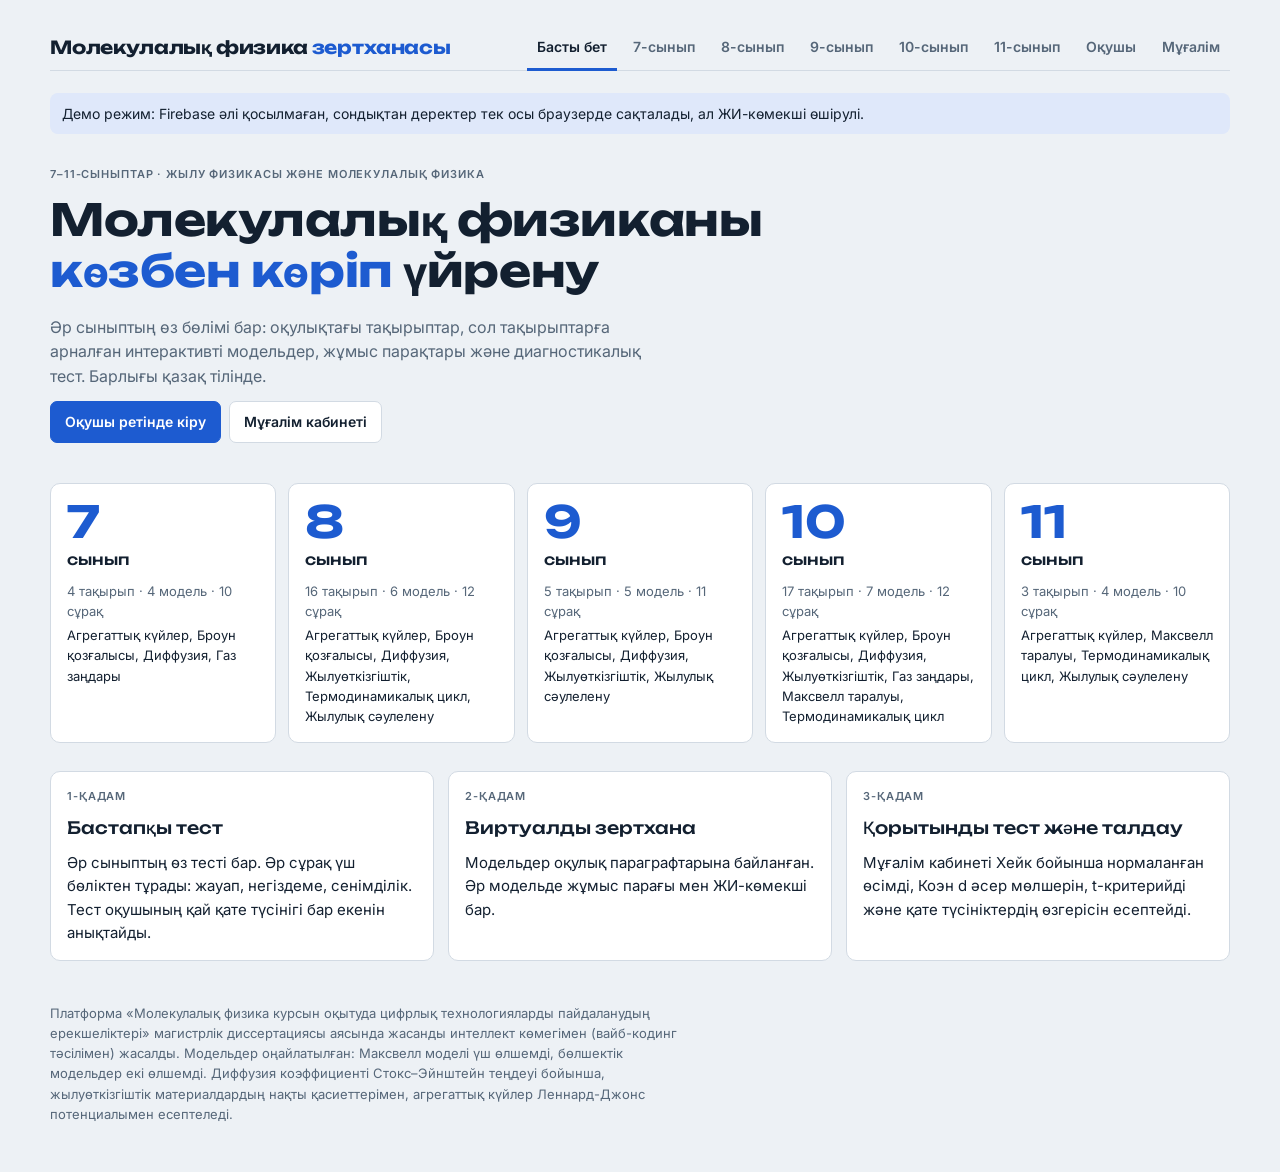
<file: molphys/index.html>
<!doctype html>
<html lang="kk">
<head>
<meta charset="utf-8">
<meta name="viewport" content="width=device-width, initial-scale=1, viewport-fit=cover">
<title>Молекулалық физика зертханасы</title>
<meta name="description" content="Молекулалық физикаға арналған қазақ тіліндегі цифрлық платформа: интерактивті модельдер, жұмыс парақтары, диагностикалық тест, ЖИ-көмекші және мұғалімге арналған талдау.">
<link rel="preconnect" href="https://fonts.googleapis.com">
<link rel="preconnect" href="https://fonts.gstatic.com" crossorigin>
<link rel="stylesheet" href="https://fonts.googleapis.com/css2?family=Unbounded:wght@500;700&family=Inter:wght@400;500;600&family=JetBrains+Mono:wght@400;600&display=swap">
<link rel="stylesheet" href="css/base.css">
<link rel="stylesheet" href="css/app.css">
</head>
<body>
<div class="wrap">
  <header class="top">
    <a class="brand" href="#/">Молекулалық физика <span>зертханасы</span></a>
    <nav aria-label="Негізгі мәзір">
      <a href="#/" data-r="home">Басты бет</a>
      <a href="#/g/7" data-r="g7">7-сынып</a>
      <a href="#/g/8" data-r="g8">8-сынып</a>
      <a href="#/g/9" data-r="g9">9-сынып</a>
      <a href="#/g/10" data-r="g10">10-сынып</a>
      <a href="#/g/11" data-r="g11">11-сынып</a>
      <a href="#/student" data-r="student">Оқушы</a>
      <a href="#/teacher" data-r="teacher">Мұғалім</a>
    </nav>
  </header>
  <p id="demo" class="note" hidden>Демо режим: Firebase әлі қосылмаған, сондықтан деректер тек осы браузерде сақталады, ал ЖИ-көмекші өшірулі.</p>
  <main id="app"><p class="muted">Жүктелуде…</p></main>
  <footer>
    Платформа «Молекулалық физика курсын оқытуда цифрлық технологияларды пайдаланудың ерекшеліктері» магистрлік диссертациясы аясында жасанды интеллект көмегімен (вайб-кодинг тәсілімен) жасалды.
    Модельдер оңайлатылған: Максвелл моделі үш өлшемді, бөлшектік модельдер екі өлшемді. Диффузия коэффициенті Стокс–Эйнштейн теңдеуі бойынша, жылуөткізгіштік материалдардың нақты қасиеттерімен, агрегаттық күйлер Леннард-Джонс потенциалымен есептеледі.
  </footer>
</div>
<script type="module" src="js/app.js"></script>
</body>
</html>
</file>
<file: molphys/css/base.css>
/* Layout: зертхана үстелі – сол жақта модель мен график, оң жақта басқару тақтасы және «болжа – бақыла – түсіндір» карточкасы */
:root{
  --bg:#edf1f5; --panel:#ffffff; --ink:#132030; --muted:#566779; --line:#d2dae3;
  --accent:#1d5bd0; --accent-soft:#dfe8fa; --hot:#d96a1c; --cold:#1f8fae; --dye:#b4307f;
  --sim-bg:#f7f9fb; --particle:#8796a8;
  --f-display:"Unbounded","Inter",system-ui,sans-serif;
  --f-body:"Inter",system-ui,-apple-system,"Segoe UI",Roboto,sans-serif;
  --f-mono:"JetBrains Mono",ui-monospace,"SFMono-Regular",Menlo,Consolas,monospace;
}
@media (prefers-color-scheme: dark){:root:not([data-theme="light"]){
  --bg:#0d141c; --panel:#141f2a; --ink:#e3eaf1; --muted:#93a3b4; --line:#263546;
  --accent:#6f9dff; --accent-soft:#1b2a44; --hot:#f2994e; --cold:#4cc0dc; --dye:#ec6bb8;
  --sim-bg:#0f1922; --particle:#5f7286; color-scheme:dark}}
:root[data-theme="dark"]{
  --bg:#0d141c; --panel:#141f2a; --ink:#e3eaf1; --muted:#93a3b4; --line:#263546;
  --accent:#6f9dff; --accent-soft:#1b2a44; --hot:#f2994e; --cold:#4cc0dc; --dye:#ec6bb8;
  --sim-bg:#0f1922; --particle:#5f7286; color-scheme:dark}

*{box-sizing:border-box}
body{background:var(--bg);color:var(--ink);font-family:var(--f-body);font-size:15px;line-height:1.55;
  padding-left:max(16px,env(safe-area-inset-left,0px));padding-right:max(16px,env(safe-area-inset-right,0px));padding-block:0 40px}
.wrap{max-width:1180px;margin:0 auto}
header{padding-block:28px 18px;display:flex;flex-wrap:wrap;gap:12px 28px;align-items:flex-end;justify-content:space-between}
h1{font-family:var(--f-display);font-weight:700;font-size:clamp(22px,3.4vw,32px);line-height:1.15;margin:0;text-wrap:balance;letter-spacing:-.01em}
h1 span{color:var(--accent)}
.lede{margin:6px 0 0;color:var(--muted);max-width:62ch}
.formula{font-family:var(--f-mono);font-size:13px;color:var(--muted);border:1px solid var(--line);border-radius:6px;padding:6px 10px;white-space:nowrap}
nav{display:flex;flex-wrap:wrap;gap:6px;border-bottom:1px solid var(--line);margin-bottom:18px}
nav a{font-family:var(--f-body);font-weight:600;font-size:14px;color:var(--muted);text-decoration:none;padding:10px 14px;border-bottom:3px solid transparent;margin-bottom:-1px}
nav a[aria-current="page"]{color:var(--ink);border-bottom-color:var(--accent)}
nav a:hover{color:var(--ink)}
nav a:focus-visible,button:focus-visible,input:focus-visible,select:focus-visible{outline:2px solid var(--accent);outline-offset:2px}
.lab{display:grid;grid-template-columns:minmax(0,1.65fr) minmax(0,1fr);gap:18px}
@media (max-width:860px){.lab{grid-template-columns:minmax(0,1fr)}}
.stage{display:flex;flex-direction:column;gap:12px;min-width:0}
.screen{background:var(--sim-bg);border:1px solid var(--line);border-radius:10px;overflow:hidden;position:relative}
.screen canvas{display:block;width:100%;height:auto}
.screen .tag{position:absolute;left:10px;top:8px;font-family:var(--f-mono);font-size:11px;letter-spacing:.06em;text-transform:uppercase;color:var(--muted);pointer-events:none}
.side{display:flex;flex-direction:column;gap:14px;min-width:0}
.panel{background:var(--panel);border:1px solid var(--line);border-radius:10px;padding:16px;display:flex;flex-direction:column;gap:12px}
.panel h2{font-family:var(--f-display);font-weight:500;font-size:17px;margin:0;line-height:1.3}
.goal{display:flex;flex-wrap:wrap;gap:6px}
.chip{font-family:var(--f-mono);font-size:12px;background:var(--accent-soft);color:var(--accent);border-radius:999px;padding:2px 10px}
.label{font-size:11px;letter-spacing:.08em;text-transform:uppercase;color:var(--muted);font-weight:600}
.ctrl{display:grid;grid-template-columns:1fr auto;gap:2px 10px;align-items:center}
.ctrl label{font-size:14px}
.ctrl output{font-family:var(--f-mono);font-size:13px;font-variant-numeric:tabular-nums}
.ctrl input[type=range]{grid-column:1/-1;width:100%;accent-color:var(--accent)}
select{font:inherit;font-size:14px;padding:6px 8px;border-radius:6px;border:1px solid var(--line);background:var(--panel);color:var(--ink);width:100%}
.btns{display:flex;flex-wrap:wrap;gap:8px}
button{font:inherit;font-size:14px;font-weight:600;border-radius:7px;padding:8px 12px;cursor:pointer;border:1px solid var(--line);background:var(--panel);color:var(--ink)}
button.primary{background:var(--accent);border-color:var(--accent);color:var(--panel)}
button:hover{border-color:var(--accent)}
.check{display:flex;gap:8px;align-items:center;font-size:14px}
.check input{accent-color:var(--accent);width:16px;height:16px}
.readout{display:grid;grid-template-columns:1fr auto;gap:4px 12px;font-size:14px}
.readout dt{color:var(--muted)}
.readout dd{margin:0;font-family:var(--f-mono);font-variant-numeric:tabular-nums;text-align:right}
.mis{border-left:3px solid var(--hot);padding:2px 0 2px 10px;font-size:14px}
.mis b{display:block;font-weight:600}
ol.poe{margin:0;padding:0;list-style:none;display:flex;flex-direction:column;gap:10px;counter-reset:p}
ol.poe li{display:grid;grid-template-columns:auto 1fr;gap:10px;font-size:14px}
ol.poe li::before{counter-increment:p;content:counter(p);font-family:var(--f-mono);font-size:12px;width:22px;height:22px;border-radius:50%;border:1px solid var(--accent);color:var(--accent);display:grid;place-items:center}
ol.poe strong{font-weight:600}
.legend{display:flex;flex-wrap:wrap;gap:14px;font-size:13px;color:var(--muted)}
.legend i{display:inline-block;width:12px;height:3px;border-radius:2px;margin-right:6px;vertical-align:middle}
.tablewrap{overflow-x:auto}
table{border-collapse:collapse;width:100%;font-size:13px;font-variant-numeric:tabular-nums}
th,td{padding:5px 8px;border-bottom:1px solid var(--line);text-align:right;white-space:nowrap}
th{font-weight:600;color:var(--muted);font-size:12px}
td{font-family:var(--f-mono)}
.empty{color:var(--muted);font-size:13px}
footer{margin-top:28px;color:var(--muted);font-size:13px;max-width:80ch}
section[hidden]{display:none!important}
@media (prefers-reduced-motion: reduce){*{scroll-behavior:auto}}
</file>
<file: molphys/css/app.css>
/* Платформаның қосымша стильдері (base.css токендеріне сүйенеді) */
body{padding-top:env(safe-area-inset-top,0px)}
a{color:var(--accent)}
header.top{display:flex;flex-wrap:wrap;gap:10px 24px;align-items:center;justify-content:space-between;padding-block:18px 0;border-bottom:1px solid var(--line);margin-bottom:22px}
.brand{font-family:var(--f-display);font-weight:700;font-size:18px;color:var(--ink);text-decoration:none;letter-spacing:-.01em}
.brand span{color:var(--accent)}
header.top nav{border:0;margin:0}
.hero{padding-block:18px 26px;display:flex;flex-direction:column;gap:12px}
.hero h1{font-size:clamp(26px,4.4vw,44px);max-width:20ch}
.eyebrow,.label{font-size:11px;letter-spacing:.08em;text-transform:uppercase;color:var(--muted);font-weight:600;margin:0}
.lede{font-size:16px}
.btn{display:inline-block;font-weight:600;font-size:14px;border-radius:7px;padding:9px 14px;border:1px solid var(--line);background:var(--panel);color:var(--ink);text-decoration:none}
.btn.primary{background:var(--accent);border-color:var(--accent);color:var(--panel)}
.btn:hover{border-color:var(--accent)}
.grid3{display:grid;grid-template-columns:repeat(3,minmax(0,1fr));gap:14px;margin-bottom:14px}
.grid2{display:grid;grid-template-columns:minmax(0,1.4fr) minmax(0,1fr);gap:14px}
@media (max-width:860px){.grid3,.grid2{grid-template-columns:minmax(0,1fr)}}
.panel p{margin:0}
main{display:flex;flex-direction:column;gap:14px}
.cards{display:grid;grid-template-columns:repeat(auto-fill,minmax(220px,1fr));gap:10px}
.cards.tight{grid-template-columns:repeat(auto-fill,minmax(150px,1fr));margin-top:8px}
.mcard{display:flex;flex-direction:column;gap:6px;padding:14px;border:1px solid var(--line);border-radius:9px;text-decoration:none;color:var(--ink);background:var(--bg)}
.mcard:hover{border-color:var(--accent)}
.mcard strong{font-family:var(--f-display);font-weight:500;font-size:15px}
.mcard.sm{padding:10px;flex-direction:row;justify-content:space-between;align-items:center;gap:8px}
.mcard.sm strong{font-size:13px}
.chips{display:flex;flex-wrap:wrap;gap:6px 12px}
.muted{color:var(--muted)}.small{font-size:13px}
.crumbs{margin:0;font-size:13px;color:var(--muted)}
.narrow{max-width:720px;width:100%;margin-inline:auto}
.form{display:flex;flex-direction:column;gap:6px}
.form label{font-size:14px;font-weight:500;margin-top:6px}
input:not([type=radio]):not([type=checkbox]):not([type=range]),textarea{font:inherit;font-size:15px;padding:8px 10px;border-radius:7px;border:1px solid var(--line);background:var(--panel);color:var(--ink);width:100%}
textarea{resize:vertical}
.err{color:var(--hot);font-size:14px;margin:0}
.note{background:var(--accent-soft);color:var(--ink);border-radius:8px;padding:10px 12px;font-size:14px;margin:0 0 14px;display:flex;flex-direction:column;gap:8px}
.row{display:flex;gap:12px;align-items:center}.between{justify-content:space-between}.flexwrap{flex-wrap:wrap}
.h1{font-family:var(--f-display);font-weight:700;font-size:24px;margin:0}
.steps{list-style:none;margin:0;padding:0;display:flex;flex-direction:column;gap:10px}
.steps li{display:flex;gap:12px;justify-content:space-between;align-items:flex-start;padding:12px 14px;border:1px solid var(--line);border-radius:9px}
.steps li>div{display:flex;flex-direction:column;gap:2px;min-width:0;flex:1}
.steps li.done{border-color:var(--cold)}
.pill{font-size:12px;border-radius:999px;padding:3px 10px;border:1px solid var(--line);color:var(--muted);white-space:nowrap}
.pill.ok{border-color:var(--cold);color:var(--cold)}
.testform{display:flex;flex-direction:column;gap:12px;align-items:center}
.testform .panel{max-width:720px;width:100%}
fieldset.q{margin:0}
fieldset.q legend{font-weight:600;font-size:15px;padding:0;display:flex;gap:10px;margin-bottom:6px}
.qn{font-family:var(--f-mono);font-size:12px;min-width:24px;height:24px;border-radius:50%;border:1px solid var(--accent);color:var(--accent);display:grid;place-items:center}
.opts{display:flex;flex-direction:column;gap:6px}
.opt{display:flex;gap:8px;align-items:flex-start;padding:8px 10px;border:1px solid var(--line);border-radius:7px;cursor:pointer;font-size:14px}
.opt:has(input:checked){border-color:var(--accent);background:var(--accent-soft)}
.opt input,.conf input{accent-color:var(--accent);margin-top:3px}
.conf{display:flex;flex-wrap:wrap;gap:6px 16px;align-items:center;font-size:14px}
.ws{display:flex;flex-direction:column;gap:6px}
.ws label{font-size:14px;margin-top:4px}
.chat{display:flex;flex-direction:column;gap:8px;max-height:300px;overflow-y:auto}
.chat:empty{display:none}
.msg{padding:8px 11px;border-radius:9px;font-size:14px;max-width:92%;white-space:pre-wrap}
.msg.me{align-self:flex-end;background:var(--accent);color:var(--panel)}
.msg.ai{align-self:flex-start;background:var(--accent-soft)}
.ask{display:flex;gap:8px}.ask input{flex:1;min-width:0}
.subnav{display:flex;flex-wrap:wrap;gap:6px;border-bottom:1px solid var(--line)}
.subnav a{font-weight:600;font-size:14px;color:var(--muted);text-decoration:none;padding:9px 12px;border-bottom:3px solid transparent;margin-bottom:-1px}
.subnav a[aria-current="page"]{color:var(--ink);border-bottom-color:var(--accent)}
#tv{display:flex;flex-direction:column;gap:14px}
td.l,th.l{text-align:left;white-space:normal}
code.code{font-family:var(--f-mono);font-size:14px;background:var(--accent-soft);color:var(--accent);padding:2px 8px;border-radius:5px;letter-spacing:.08em}
svg.chart{width:100%;max-width:760px;height:auto;display:block}
svg.chart .grid{stroke:var(--line);stroke-width:1}
svg.chart .ax{fill:var(--muted);font:11px var(--f-mono)}
.concl{border-left:3px solid var(--accent);padding-left:12px;display:flex;flex-direction:column;gap:6px;font-size:14px}
details.ws-item{border-top:1px solid var(--line);padding:8px 0}
details.ws-item summary{cursor:pointer;font-size:14px;font-weight:500}
details.ws-item p{font-size:14px;margin:6px 0 0}
footer{margin-top:28px}
.chap h3{font-family:var(--f-display);font-weight:500;font-size:15px;margin:14px 0 6px}
ul.topics{list-style:none;margin:0;padding:0;display:flex;flex-direction:column}
ul.topics li{display:flex;flex-wrap:wrap;justify-content:space-between;gap:6px 14px;padding:8px 0;border-top:1px solid var(--line);font-size:14px}
ul.topics li>span:first-child{min-width:0;flex:1 1 320px}
.tlinks{display:flex;flex-wrap:wrap;gap:6px}
a.pill{text-decoration:none;color:var(--accent);border-color:var(--accent)}
ol.tlist{margin:0;padding-left:20px;display:flex;flex-direction:column;gap:8px;font-size:14px}
header.top nav a{padding:10px 10px}
.gtiles{display:grid;grid-template-columns:repeat(5,minmax(0,1fr));gap:12px;margin-bottom:14px}
@media (max-width:980px){.gtiles{grid-template-columns:repeat(2,minmax(0,1fr))}}
.gtile{display:flex;flex-direction:column;gap:4px;padding:16px;border:1px solid var(--line);border-radius:10px;background:var(--panel);text-decoration:none;color:var(--ink);min-width:0}
.gtile:hover{border-color:var(--accent)}
.gnum{font-family:var(--f-display);font-weight:700;font-size:44px;line-height:1;color:var(--accent)}
.glabel{font-family:var(--f-display);font-weight:500;font-size:15px;margin-bottom:6px}
.gmodels{font-size:13px;color:var(--ink)}
.gradenav{margin-bottom:4px}
.ghero{display:flex;flex-wrap:wrap;gap:12px 28px;align-items:center;padding-block:8px 4px}
.gbig{font-family:var(--f-display);font-weight:700;font-size:clamp(48px,8vw,84px);line-height:1;color:var(--accent);letter-spacing:-.02em}
.gbig span{font-size:.36em;color:var(--ink);font-weight:500;letter-spacing:0}
.gstats{display:flex;flex-wrap:wrap;gap:6px 18px;margin-top:8px;font-size:14px;color:var(--muted)}
.gstats b{font-family:var(--f-mono);color:var(--ink);font-size:16px}
</file>
